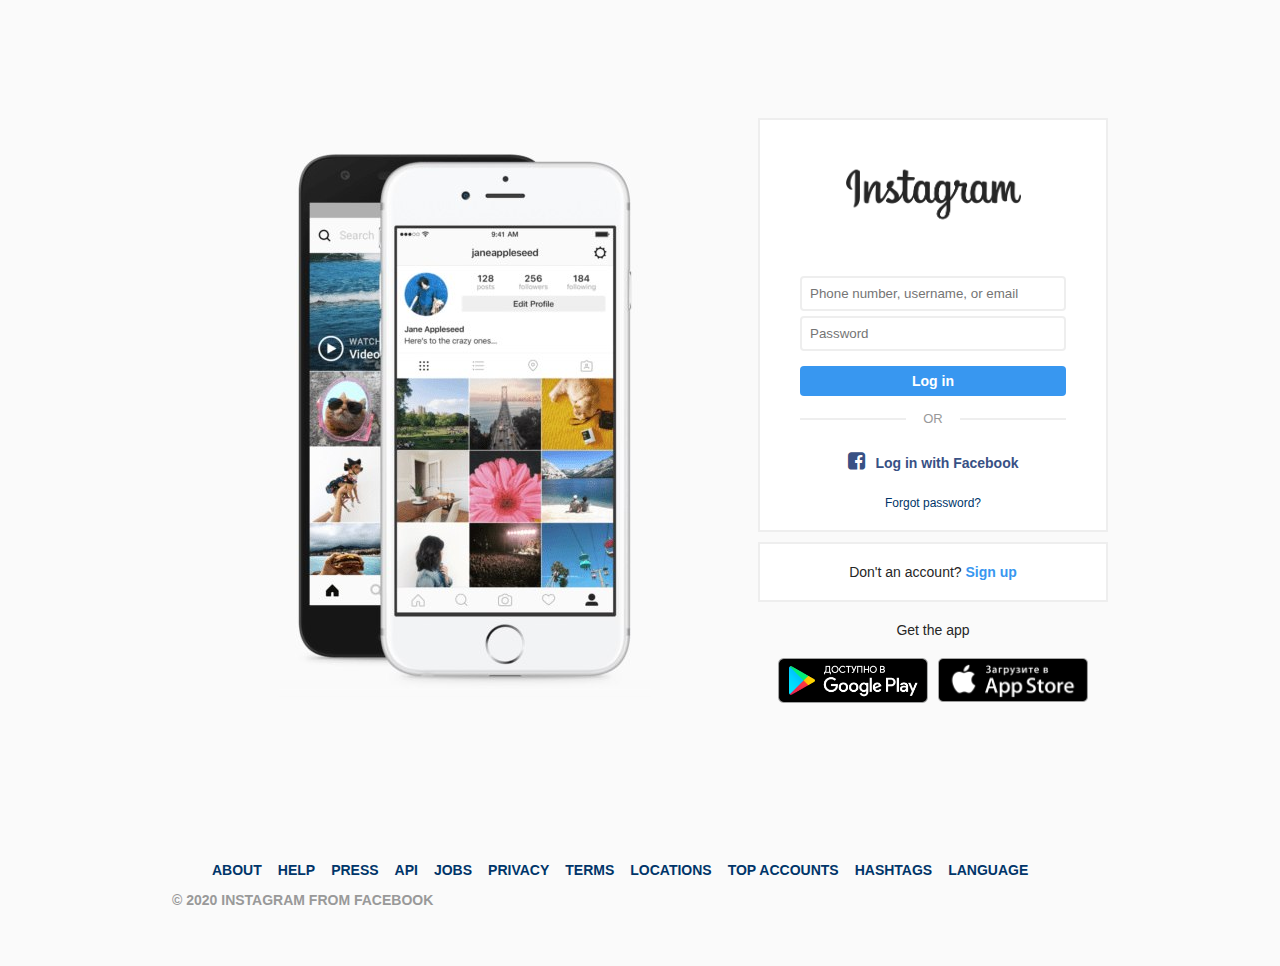
<file: Instagram/index.html>
<!DOCTYPE html>
<html lang="en">
<head>
    <meta charset="UTF-8">
    <meta name="viewport" content="width=device-width, user-scalable=no, initial-scale =1.0, maximum-scale=1.0, minimum-scale =1.0">
    <title>Instagram</title>
    <link rel="stylesheet" href="style.css">
    <link rel="icon" href="images/logo.svg">
    <link rel="stylesheet" href="https://stackpath.bootstrapcdn.com/font-awesome/4.7.0/css/font-awesome.min.css" integrity="sha384-wvfXpqpZZVQGK6TAh5PVlGOfQNHSoD2xbE+QkPxCAFlNEevoEH3Sl0sibVcOQVnN" crossorigin="anonymous">
</head>
<body>
   
   <div class="wrapper">
       <div class="container">
           <div class="iphone">
               
           </div>
           
           <div class="form-login">
               <form action="">
                   <div class="logo">
                       <img src="images/Instagram-Logo.png" width="175px" height="110px" alt="">
                   </div>
                   
                   <input type="text" placeholder="Phone number, username, or email">
                   <input type="password" placeholder="Password">
                   <button class="form-btn" type ="submit">Log in</button>
                   <span class="or">Or</span>
                   <a href="#" class="facebook">
                       <i class="fa fa-facebook-square" aria-hidden="true"></i> Log in with Facebook
                   </a>
                   
                   <a href="#" class="password_reset">Forgot password?</a>
               </form>
               
               <div class="sign_up">
                   Don't an account? <a href="#">Sign up</a>
               </div>
               
               <div class="app">
                   <span>Get the app</span>
                   <div class="icons_of_apps">
                       <img src="images/android.png" alt="">
                       <img src="images/ios.png" alt="">
                   </div>
               </div>
           </div>
       </div>
       
       <footer>
           <div class="container">
               <nav class="footer_navigation">
                   <ul>
                       <li>
                           <a href="#">ABOUT</a>
                       </li>
                       
                       <li>
                           <a href="#">HELP</a>
                       </li>
                       
                       <li>
                           <a href="#">PRESS</a>
                       </li>
                       
                       <li>
                           <a href="#">API</a>
                       </li>
                       
                       <li>
                           <a href="#">JOBS</a>
                        </li>
                        
                        <li>
                           <a href="#">PRIVACY</a>
                        </li>
                        
                        <li>
                           <a href="#">TERMS</a>
                        </li>
                        
                        <li>
                           <a href="#">LOCATIONS</a>
                        </li>
                        
                        <li>
                           <a href="#">TOP ACCOUNTS</a></li>
                        <li>
                           <a href="#">HASHTAGS</a>
                        </li>
                        
                        <li>
                           <a href="#">LANGUAGE</a>
                        </li>
                   </ul>
               </nav>
               
               <div class="copyright">
                   &copy; 2020 Instagram from facebook
               </div>
           </div>
       </footer>
       
   </div>
   
</body>
</html>
</file>
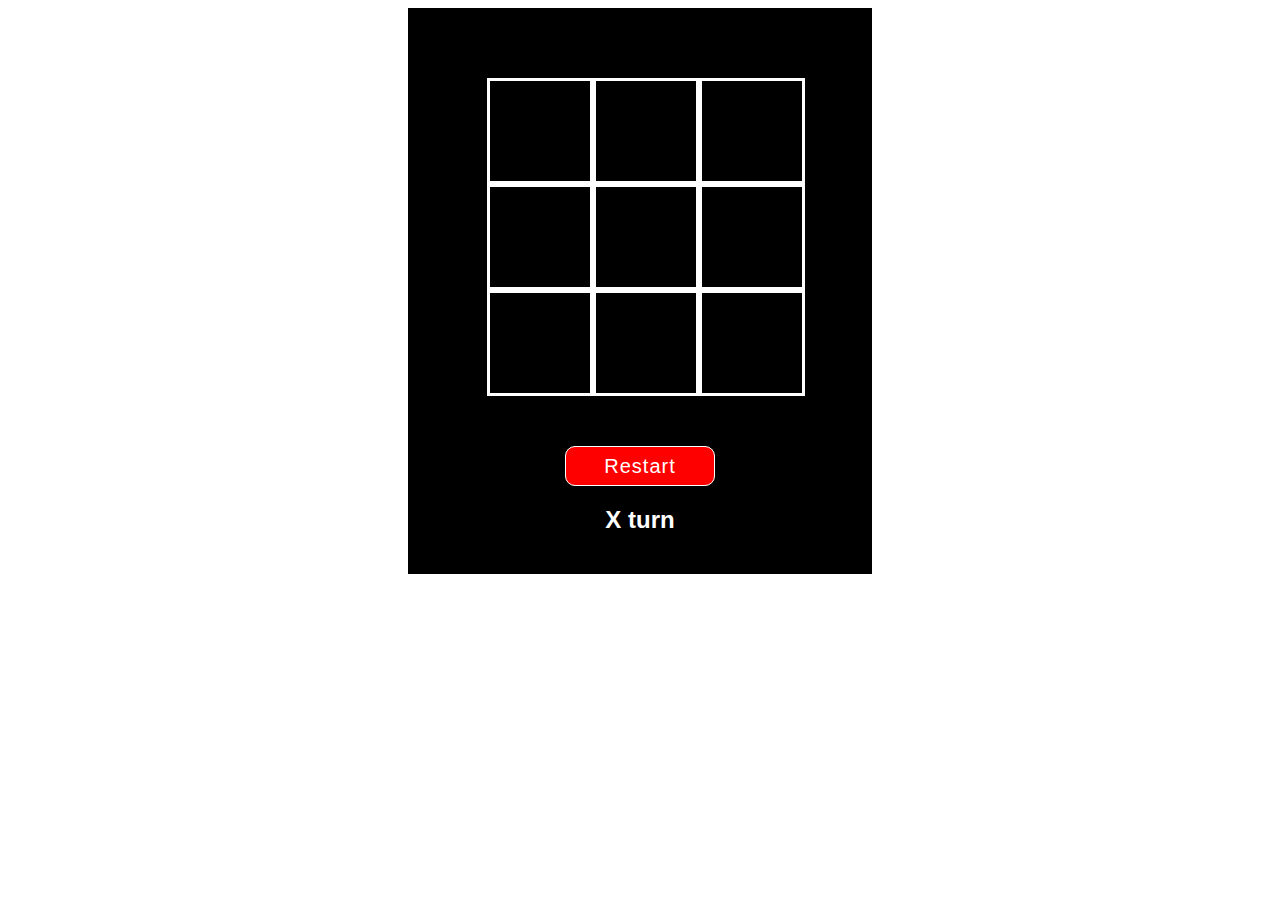
<file: tic toc toe/index.html>
<!DOCTYPE html>
<html lang="en">
<head>
    <meta charset="UTF-8">
    <title>Game</title>
    <link rel="stylesheet" href="style.css">
</head>
<body>
    <div class = "centering"> 
        <div class = "borders">
            <div class = "game_desk">
                <div data-cell-index = "0" class = "block"> </div>
                <div data-cell-index = "1" class = "block"> </div>
                <div data-cell-index = "2" class = "block"> </div>
                <div data-cell-index = "3" class = "block"> </div>
                <div data-cell-index = "4" class = "block"> </div>
                <div data-cell-index = "5" class = "block"> </div>
                <div data-cell-index = "6" class = "block"> </div>
                <div data-cell-index = "7" class = "block"> </div>
                <div data-cell-index = "8" class = "block"> </div>
            </div>
            
            <button class="restart_game"> Restart </button>
            <h2 class="status"></h2>
        </div>
    </div>
    <script src = "script.js"> </script>
</body>
</html>
</file>
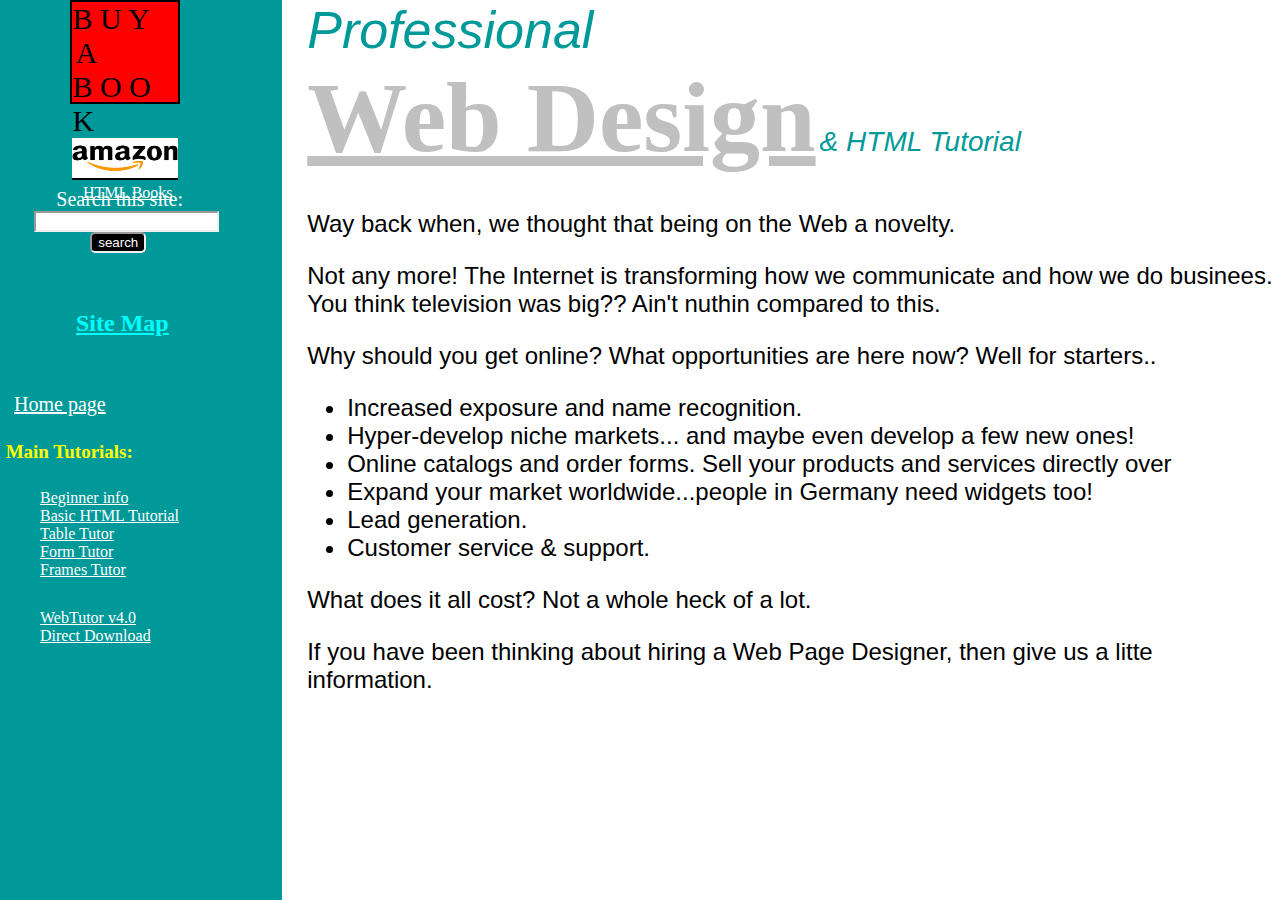
<file: hw_1/task 3/index.html>
<!DOCTYPE html>
<html lang="en-US">
<head>
	<title>Tutorial</title>
	<meta charset="UTF-8">
	<link rel="stylesheet" href="index.css">
</head>
<body>
	<div class="leftView_container">
		<aside>
			<div class="letters_block">
				<p id="letters">B U Y <span style="margin-left: 3px">A</span><br>B O O K</p>
				<img src="amazon.jpg" alt="amazon.jpg">
				<a id="amazon" href="amazon.com">HTML Books</a>
			</div>
		</aside>
		<div class="search">
		<p id="search_header">Search this site:</p><br>
			<input id="text_input" type="text"><br>
			<input id="input_button" type="button" value="search">
		</div>
		<div class="siteMaps">
			<h2>Site Map</h2>
		</div>
		<div class="home_page">
			<a style="font-size:20px; color:white" href="#">Home page</a>
		</div>
		<div class="tutorials">
			<h4>Main Tutorials:</h4>
			<nav>
				<ul class="ul_links">
					<li><a id="nav" href="#">Beginner info</a></li>
					<li><a id="nav" href="#">Basic HTML Tutorial</a></li>
					<li><a id="nav" href="#">Table Tutor</a></li>
					<li><a id="nav" href="#">Form Tutor</a></li>
					<li><a id="nav" href="#">Frames Tutor</a></li>
				</ul>
			</nav>
			<nav>
				<ul class="ul_links">
					<li><a id="nav" href="#">WebTutor v4.0</a></li>
					<li><a id="nav" href="#">Direct Download</a></li>
				</ul>
			</nav>
		</div>
	</div>
	<div class="rightView_container">
		<div>
			<p id="top">Professional</p><br>
			<h1>Web Design</h1>
			<p id="bottom">& HTML Tutorial</p>
		</div>
		<div>
			<p class="text">Way back when, we thought that being on the Web a novelty.</p>
			<p class="text">Not any more! The Internet is transforming how we communicate and how we do businees. You think television was big?? Ain't nuthin compared to this.</p>
			<p class="text">Why should you get online? What opportunities are here now? Well for starters..</p>
			<ul class="text">
				<li>Increased exposure and name recognition.</li>
				<li>Hyper-develop niche markets... and maybe even develop a few new ones!</li>
				<li>Online catalogs and order forms. Sell your products and services directly over</li>
				<li>Expand your market worldwide...people in Germany need widgets too!</li>
				<li>Lead generation.</li>
				<li>Customer service & support.</li>
			</ul>
			<p class="text">What does it all cost? Not a whole heck of a lot.</p>
			<p class="text">If you have been thinking about hiring a Web Page Designer, then give us a litte information.</p>
		</div>
	</div>
</body>
</html>
</file>
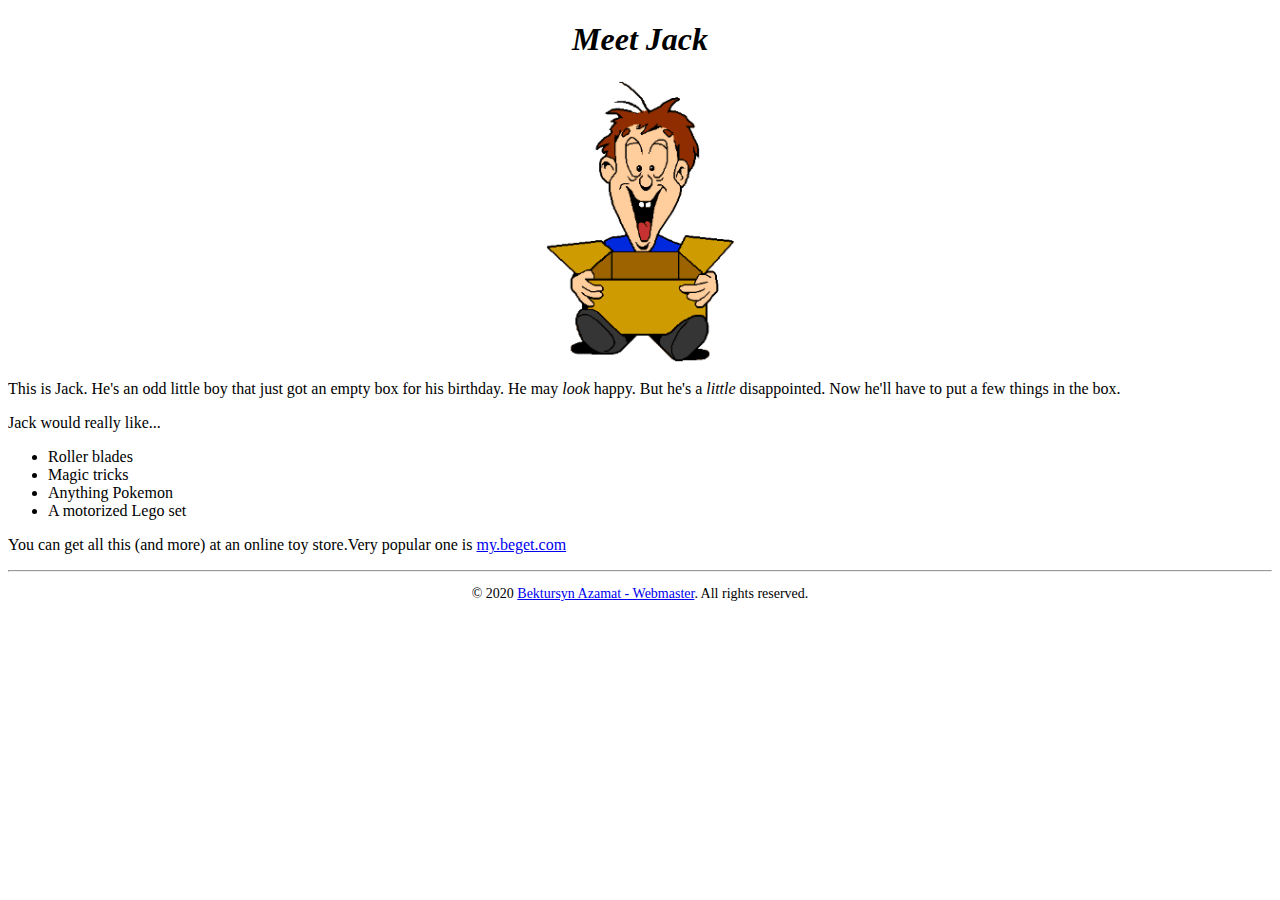
<file: hw_1/task1/index.html>
<!DOCTYPE html>
<html lang="en-US">
<head>
  <title>Jack</title>
  <meta charset="UTF-8">
  <style>
    h1{
      text-align: center;
      font-style: italic;
    }
    .center{
      display: block;
      margin-right: auto;
      margin-left: auto;
      width: 15%;
    }
    #footer{
      text-align: center;
      font-size: 14px;
    }
  </style>
</head>
<body>
  <h1>Meet Jack</h1>
  <img class="center" src="jack.gif">
  <p>This is Jack. He's an odd little boy that just got an empty box for his birthday. He may <i>look</i> happy. But he's a <i>little</i> disappointed. Now he'll have to put a few things in the box.</p>
  <p>Jack would really like...</p>
  <ul>
    <li>Roller blades</li>
    <li>Magic tricks</li>
    <li>Anything Pokemon</li>
    <li>A motorized Lego set</li>
  </ul>

  <p>You can get all this (and more) at an online toy store.Very popular one is <a href="cp.beget.com">my.beget.com</a>
  </p>
  <hr>
  <p id="footer">&copy; <a>2020 <a href="Bektursyn Azamt - Webmaster">Bektursyn Azamat - Webmaster</a>. All rights reserved.</a></p>
</body>
</html>
</file>
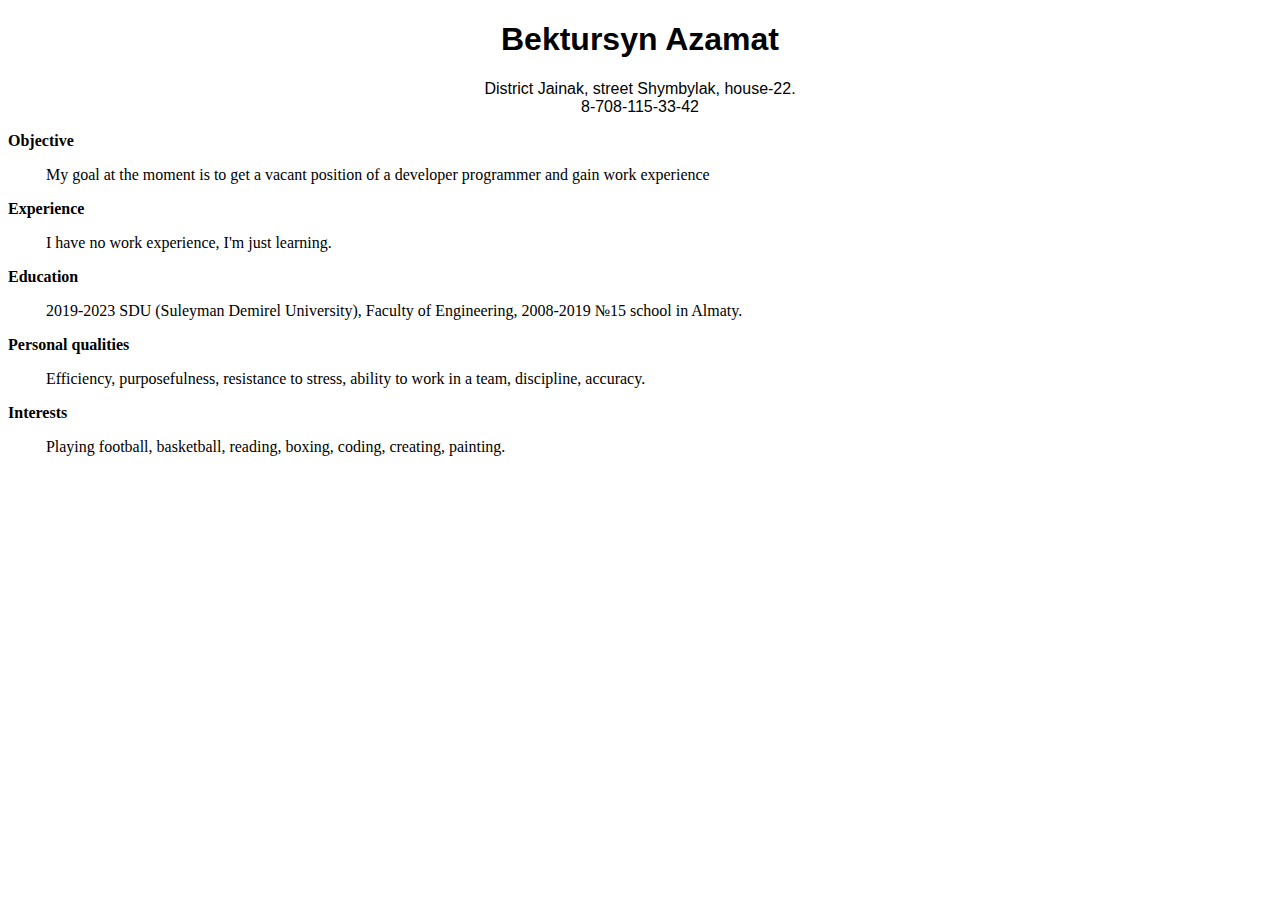
<file: hw_1/task2/index.html>
<!DOCTYPE html>
<html lang="en-US">
<head>
<title>Resume</title>
<meta charset="UTF-8">
<style>
	 #personal_info{
		text-align: center;
		font-family: arial;
	}
	.indent{
		text-indent: 3%;
	}
</style>
</head>
<body>
   <div id="personal_info">
 <h1>Bektursyn Azamat</h1>
<p>District Jainak, street Shymbylak, house-22.<br>8-708-115-33-42</p>
</div>
<div>
	<strong>Objective</strong>
	<p class="indent">My goal at the moment is to get a vacant position of a developer programmer and gain work experience</p>
	 </div>
  <div>
    <strong>Experience</strong>
    <p class="indent">I have no work experience, I'm just learning.</p>
  </div>
  <div>
    <strong>Education</strong>
    <p class="indent">2019-2023 SDU (Suleyman Demirel University), Faculty of Engineering, 2008-2019 №15 school in Almaty.</p>
    </div>
  <div>
    <strong>Personal qualities</strong>
    <p class="indent">Efficiency, purposefulness, resistance to stress, ability to work in a team, discipline, accuracy.</p>
  </div>
  <div>
    <strong>Interests</strong>
    <p class="indent">Playing football, basketball, reading, boxing, coding, creating, painting.</p>
  </div>


</body>
</html>
</file>
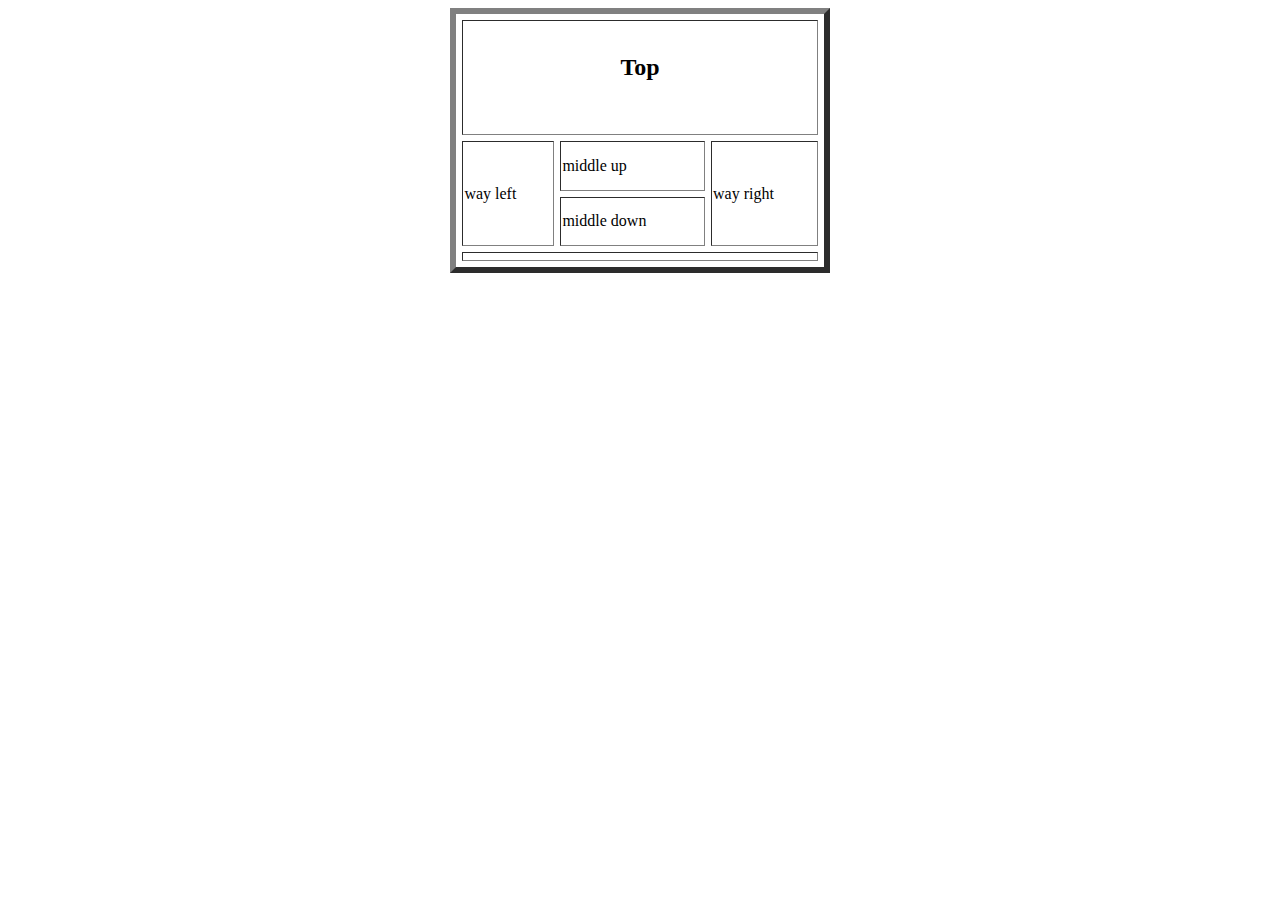
<file: hw_1/task4/index.html>
<!DOCKTYPE html>
<html>
<head>
<title>task4</title>
<meta charset="utf-8">
</head>
<body>
<center>
<table border=6 cellspacing=6 cellspacing=10 style="width: 30% ; height: 30%">
<tr>
<td colspan=3 align=center><h2>Top</h2></td>
</tr>
<tr>
<td rowspan="2">way left</td>
<td>middle up</td>
<td rowspan="2">way right </td>
</tr>
<tr>
<td>middle down</td>
</tr>
<tr>
<td colspan="3"></td>
</tr>
</table>
</center>
</body>
</html>
</file>
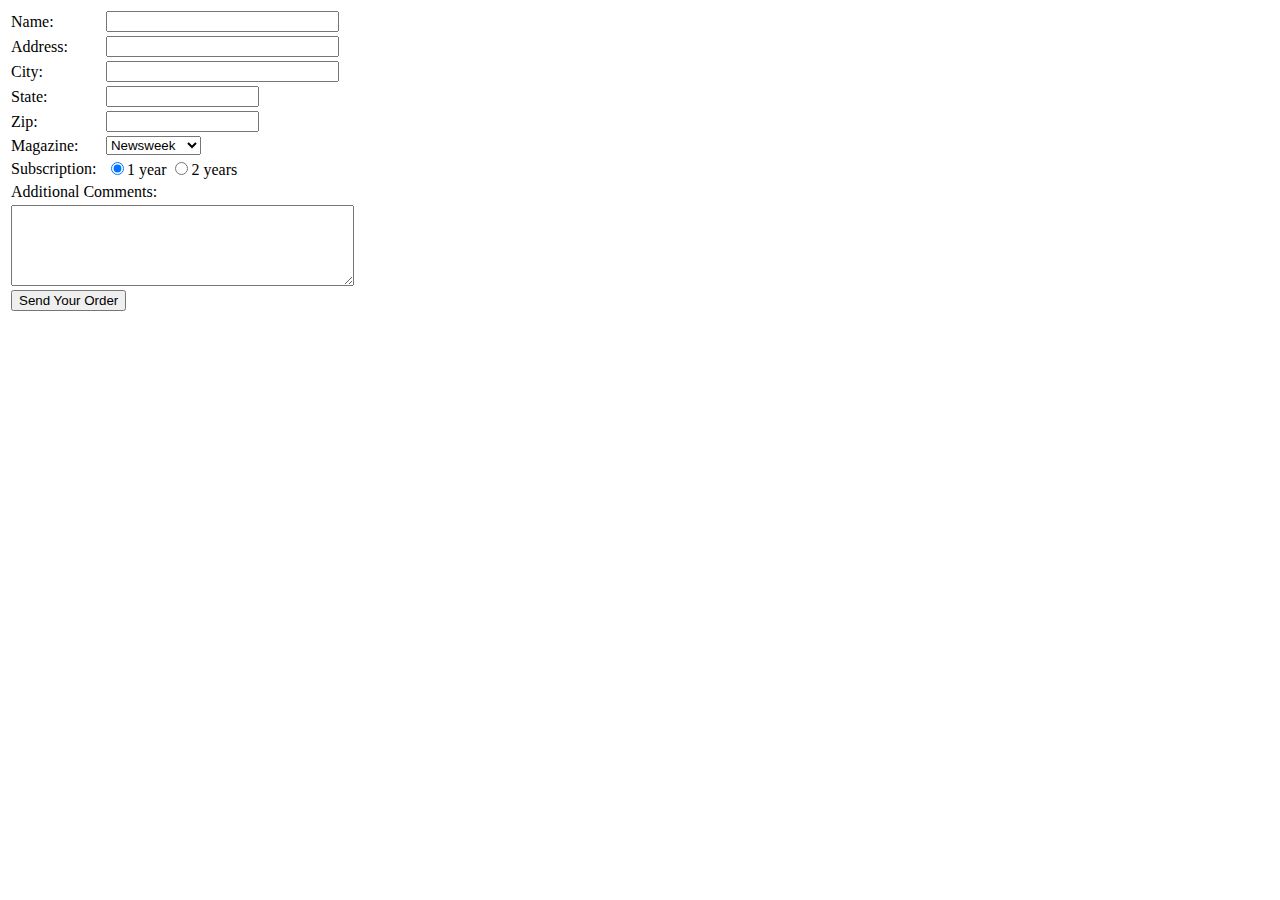
<file: hw_1/task5/index.html>
<!DOCKTYPE html>
<html>
<head>
<title>task5</title>
<meta charset="utf-8">
</head>
<body>
<form>
<table>

<tr>
<td>Name:</td>
<td><input type="text" name="NAME" value="" size="26"></td>
</tr>
<tr>
<td>Address:</td>
<td><input type="text" name="ADDRESS" value="" size="26"></td>
</tr>
<tr>
<td>City:</td>
<td><input type="text" name="CITY" value="" size="26"></td>
</tr>
<tr>
<td>State:</td>
<td><input type="text" name="STATE" value="" size="16"></td>
</tr>
<tr>
<td>Zip:</td><td><input type="text" name="ZIP" value="" size="16"></td></tr>

<tr>
<td>Magazine:</td>
<td>
<select name="MAGAZINE">
<option value="Newsweek">Newsweek
<option value="Forbs">Forbs
<option value="NY news">NY news
<option value="WomensDay">WonensDay
<option value="Time">Time
</select>
</td>
</tr>

<tr>
<td>Subscription:</td>
<td>
<input type="radio" name="SUBSCRIPTION" value="1yr" checked>1 year
<!&nbsp;&nbsp;&nbsp;>
<input type="radio" name="SUBSCRIPTION" value="2yrs">2 years
</td>
</tr>

<tr><td colspan="2">Additional Comments:</td></tr>
<tr><td colspan="2">
<textarea name="COMMENTS" rows="5" cols="40">
</textarea>
</td></tr>

<tr><td colspan="2"><input type="submit" value="Send Your Order"></td></tr>

</table>
</form>
</body>
</html>
</file>
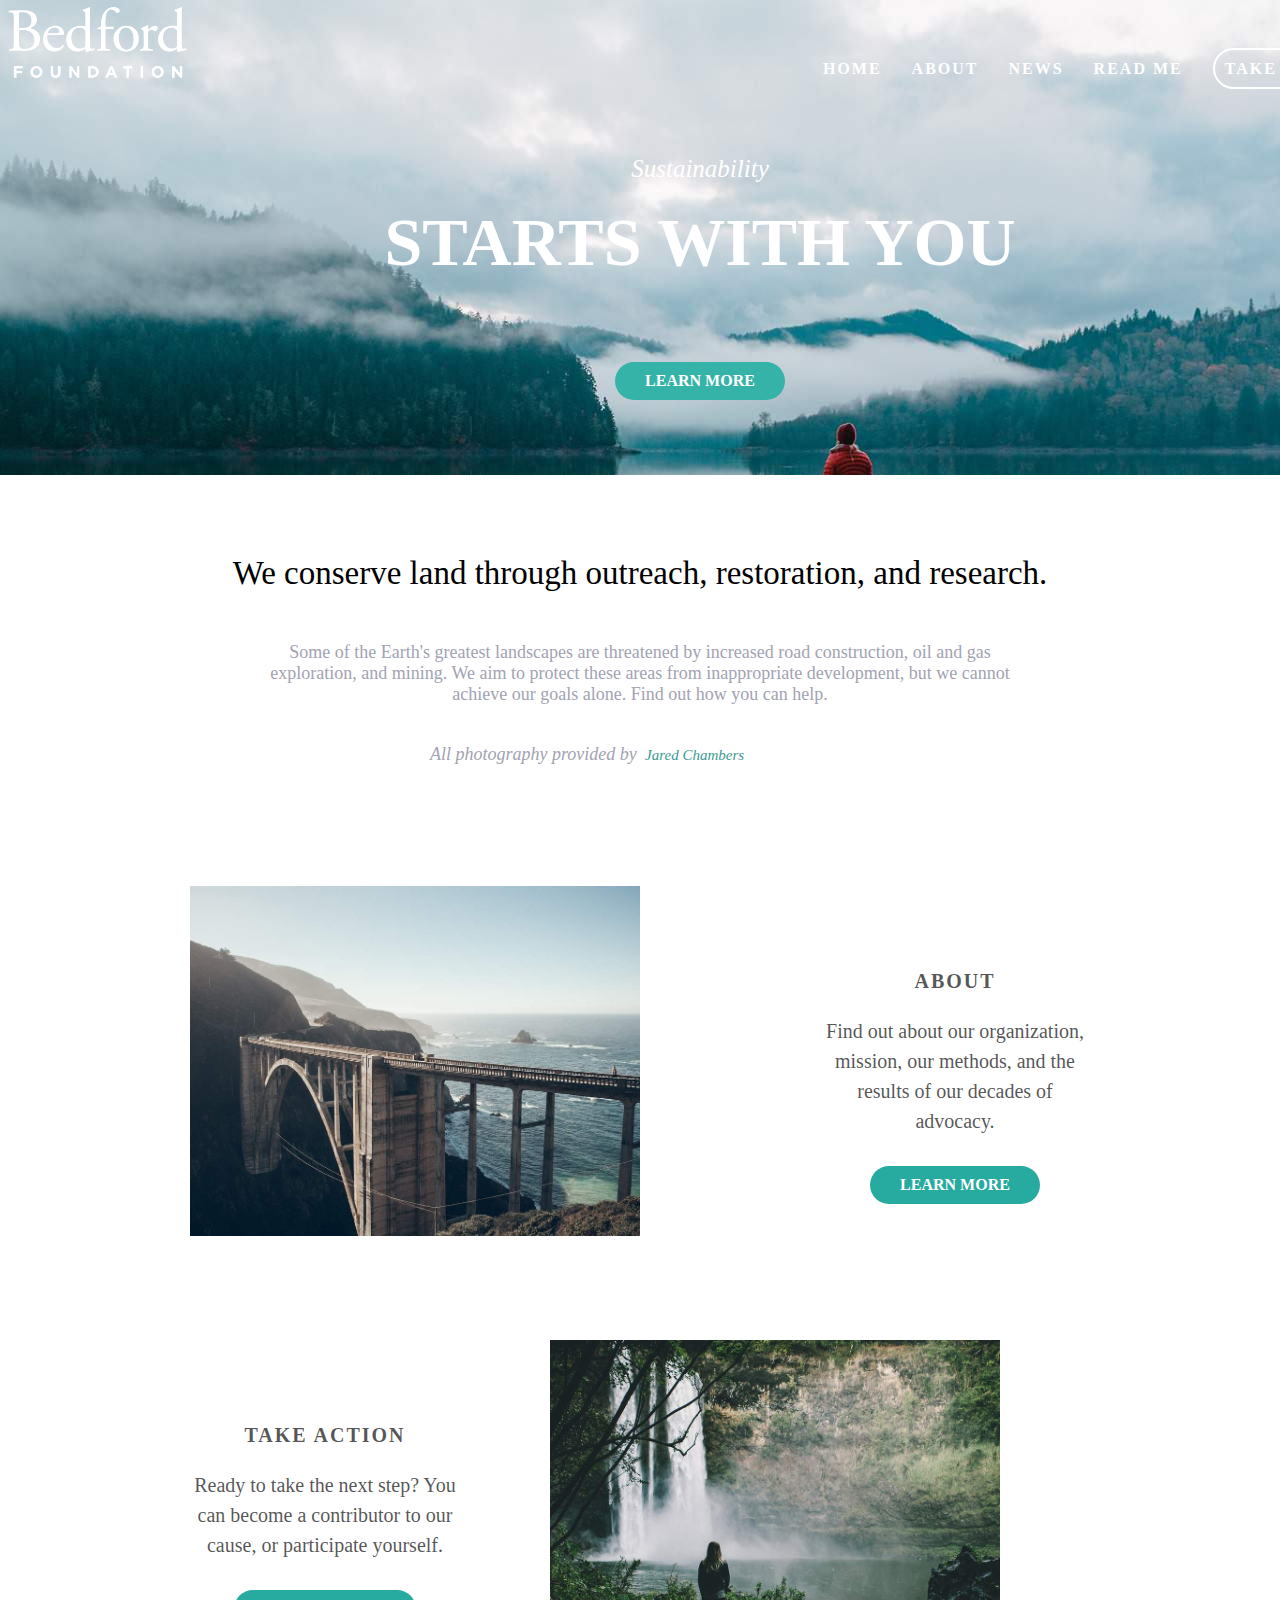
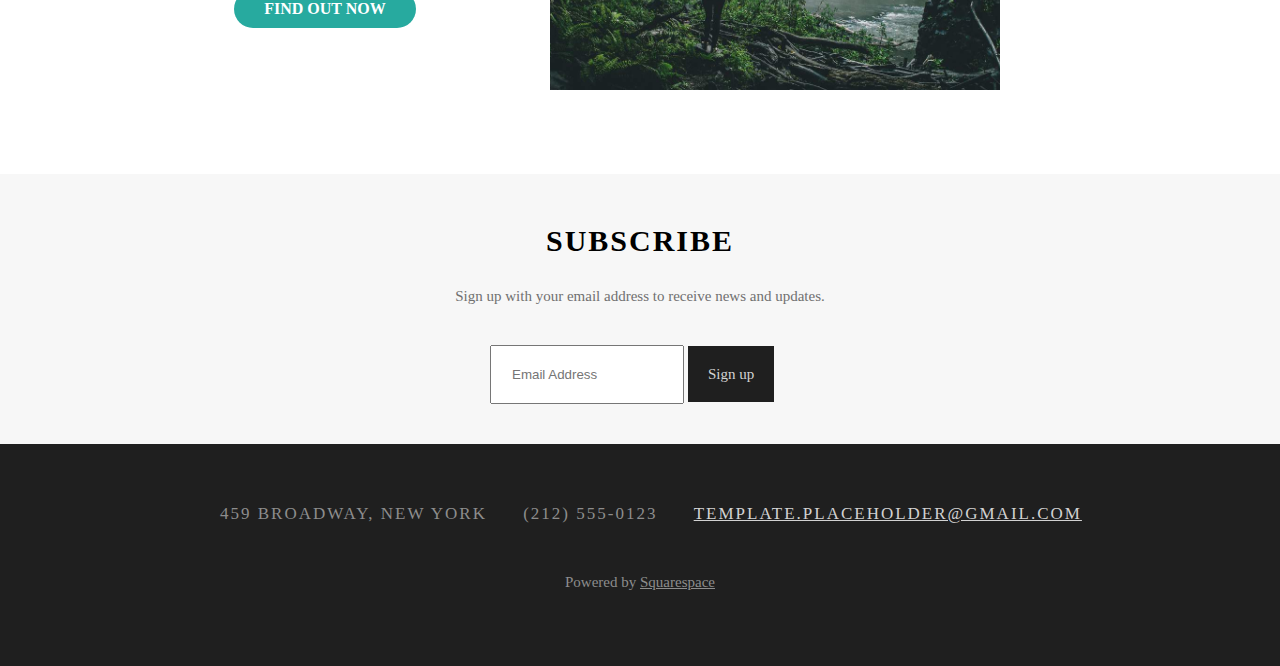
<file: Bedford /bedford.html>
<!DOCTYPE html>
<html lang="en">
<head>
   <meta charset="utf-8">
   <link rel="stylesheet" 
   href ="style.css"
   <title></title>
</head>
<body>
<header>
		<div class="header_container">
			<div class="heading clearfix">
				<img class="logo" alt="logotip" src="Bedford.png">
				<nav>
					<ul class="mn">
						<li>
							<a href="#">Home</a>
						</li>
						<li>
							<a href="#">About</a>
						</li>
						<li>
							<a href="#">News</a>
						</li>
						<li>
							<a href="#">Read me</a>
						</li>
						<li>
							<a id="link" href="#">Take action</a>
						</li>
					</ul>
				</nav>
			</div>
			<div class="titles">
				<div class="titles_first">
					Sustainability
				</div>
				<h1>
					starts with you
				</h1>
			</div>
			<input type="button" value="Learn more" class="button">
		</div>
	</header>
	<section>
		<div class="body_container">
			<div class="title">
				<h2>We conserve land through outreach, restoration, and research.</h2>
			</div>
			<div class="paragraph">
				<p>Some of the Earth's greatest landscapes are threatened by increased road construction, oil and gas exploration, and mining. We aim to protect these areas from inappropriate development, but we cannot achieve our goals alone. Find out how you can help.</p>
				<em>
					All photography provided by <a href="http://www.jaredchambers.com/"> Jared Chambers</a>
				</em>
			</div>
		</div>
	</section>
	<section>
		<div class="body_container clearfix">
			<div class="about">
				<div class="but1">
					<p class="header">About</p>
					<p>Find out about our organization,
					mission, our methods, and the results of our decades of advocacy.</p>
					<input class="button" type="button" value="Learn More">
				</div>
				<div id="picture1">
					<img src="image1.jpeg" alt="bridge_image" width="450" height="350">
				</div>
			</div>
		</div>
	</section>
	<section>
		<div class="body_container clearfix">
			<div class="action">
				<div class="but2">
					<p class="header">Take action</p>
					<p>Ready to take the next step? You can become a contributor to our cause, or participate yourself.</p>
					<input type="button" value="find out now" class="button">
				</div>
				<div id="picture2">
					<img src="image3.jpg" alt="girl_image" width="450" height="350">
				</div>
		</div>
		</div>
	</section>
	<section class="subscribe_section">
		<div class="subscribe_container">
			<div class="subscribe">
				<h3>Subscribe</h3>
				<p>Sign up with your email address to receive news and updates.</p>
			</div>
			<div class="sign_up">
				<input type="text" placeholder="Email Address">
				<a href="#">Sign up</a>
			</div>
		</div>
	</section>
	<footer class="clearfix">
		<div class="footer">
			<span class="address">
				459 BROADWAY, NEW YORK
			</span>
			<span class="tel">
				(212) 555-0123
			</span>
			<a class="gmail" href="mailto:template.placeholder@gmail.com">
				TEMPLATE.PLACEHOLDER@GMAIL.COM
			</a>
			<p>Powered by <a href="https://www.squarespace.com/?channel=word_of_mouth&subchannel=customer&source=footer&campaign=4fd1028ee4b02be53c65dfb3">Squarespace</a></p>
		</div>
	</footer>
</body>
</html>
</file>
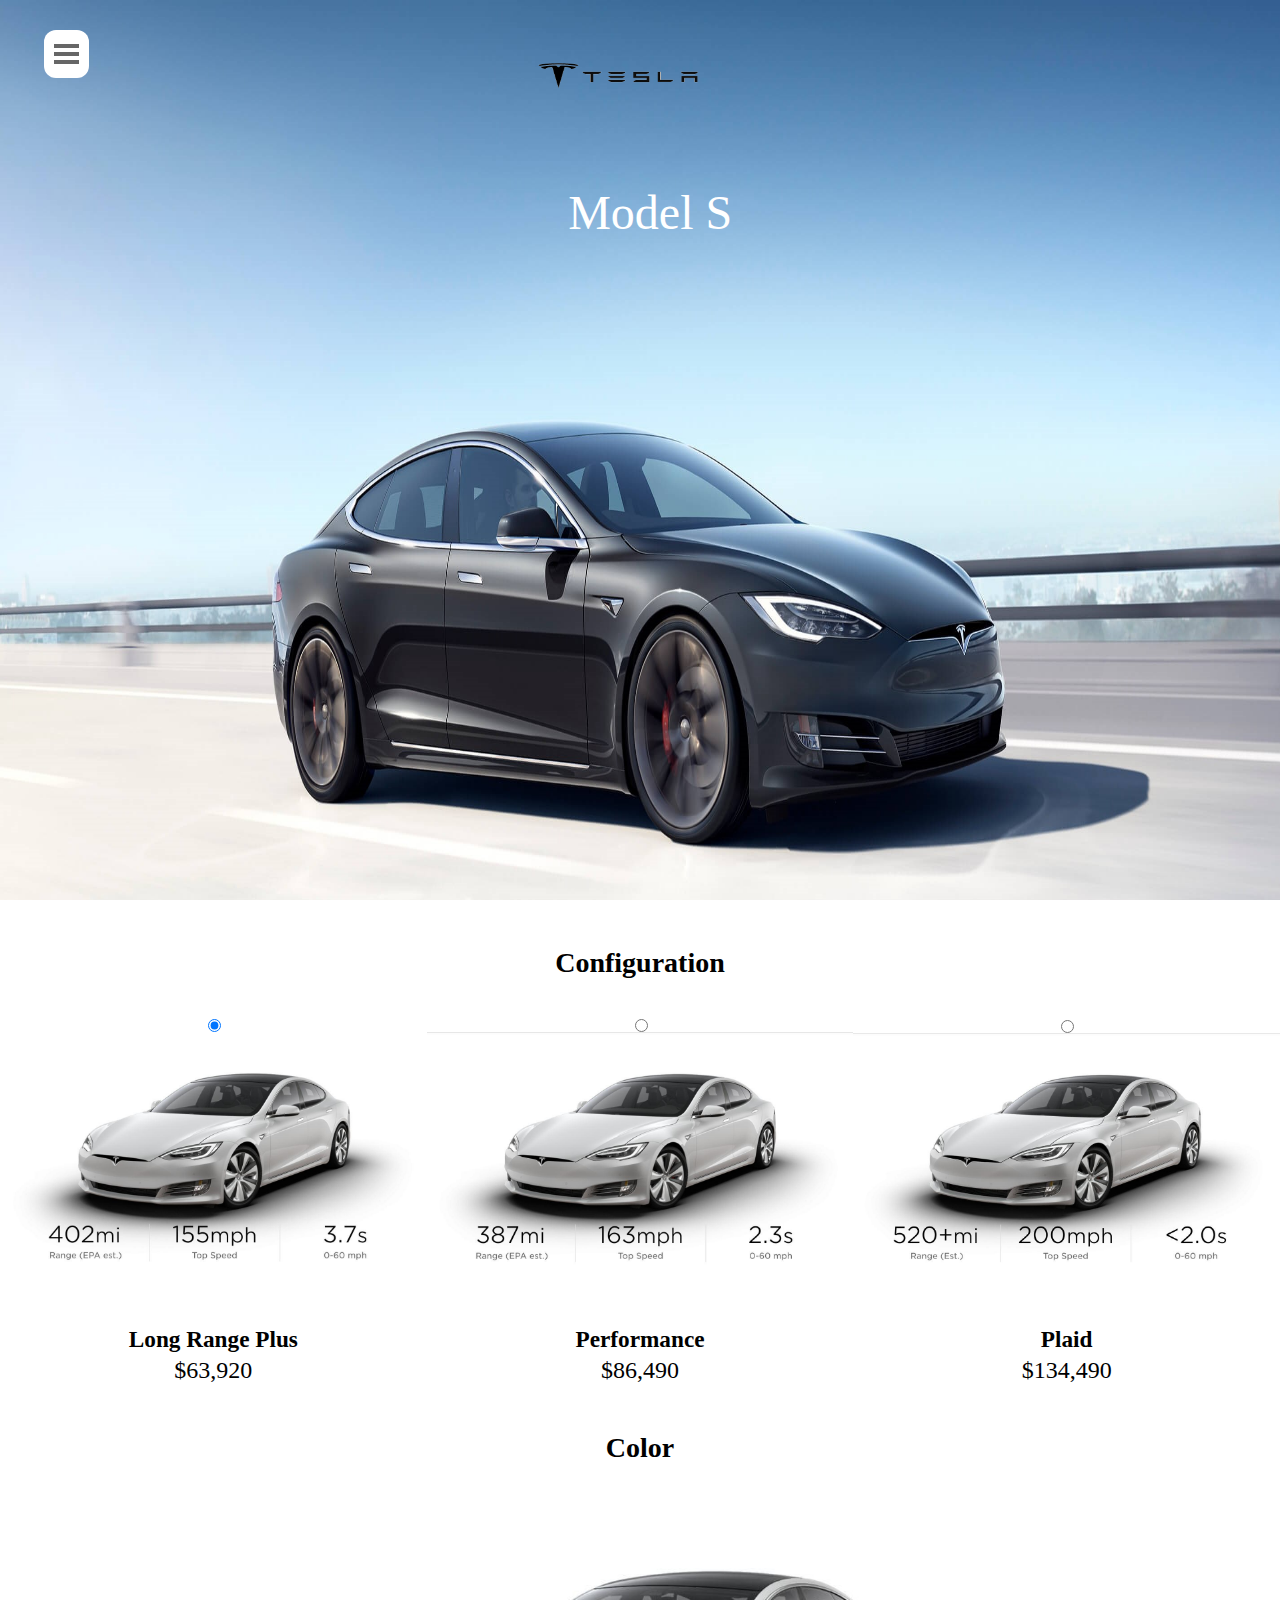
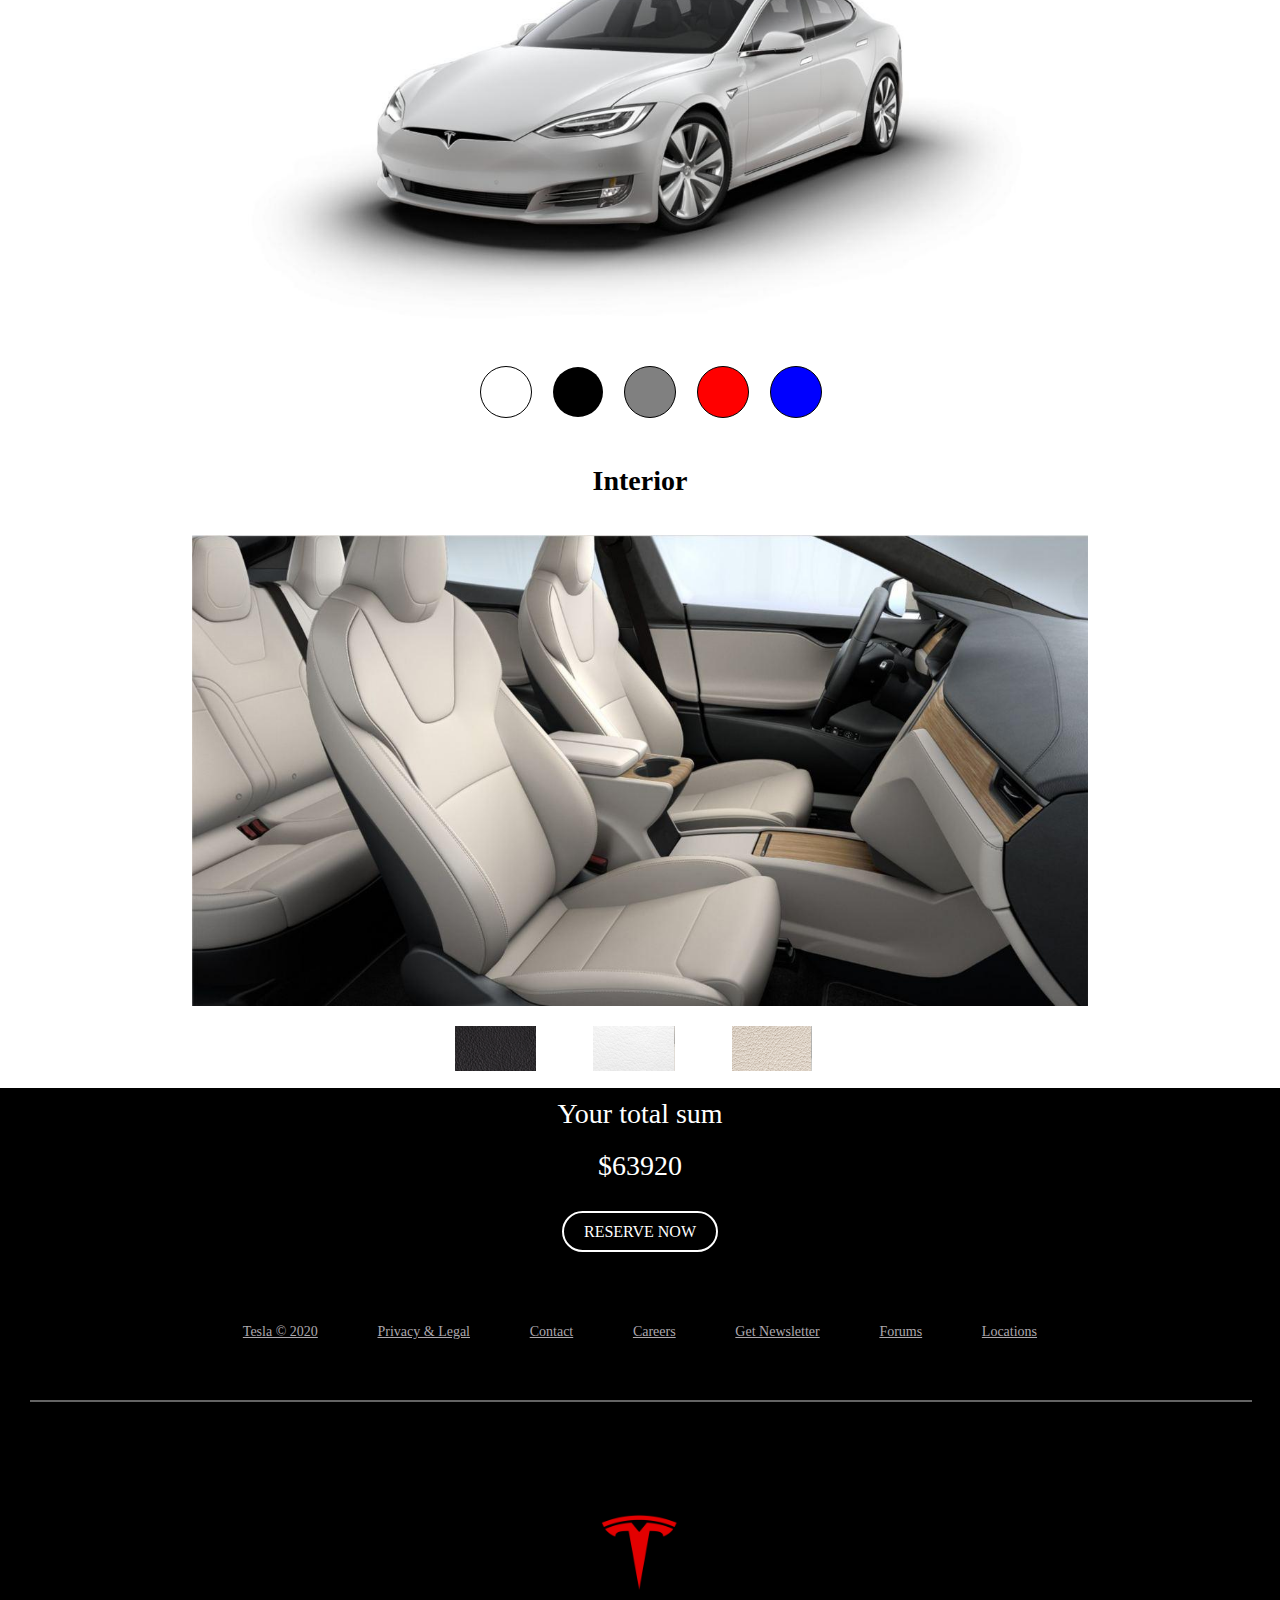
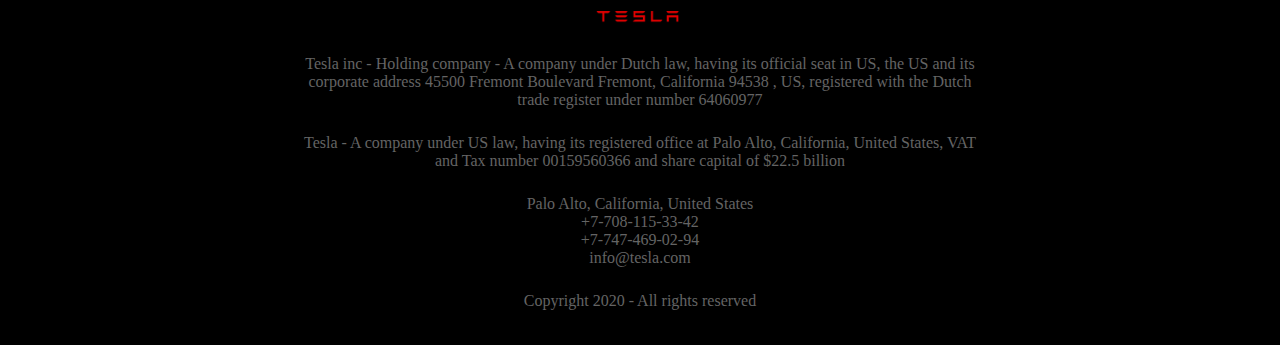
<file: Mid project/tesla/model_s.html>
<!DOCTYPE html>
<html lang="en">
<head>
	<meta charset="utf-8">
	<title>Model S</title>
	<link rel="stylesheet" type="text/css" href="model_s.css">
	<script src="script.js" defer></script>
	<meta name="viewport" content="width=device-width, initial-scale=1.0">
</head>
<body>
	<header>
		<p id="h1">Model S</p>
		<div class="img">
			<img src="model-s/title.jpg" alt="model s">
		</div>
		<div class="logo">
			<img src="tesla.png" alt="logo" class="logo">
		</div>
		<div id="sidebar">
			<div class="toggle-btn" onclick="openMenu()">
				<span></span>
				<span></span>
				<span></span>
			</div>
			<ul>
				<li>Menu</li>
				<li>
					<a href="tesla.html">
						Home
					</a> 
				</li>
				<li>
					<a href="model_s.html">
						Model S
					</a>
				</li>
				<li>
					<a href="model_x.html">
						Model X
					</a>
				</li>
				<li>
					<a href="roadster.html">
						Roadster
					</a>
				</li>
				<li>
					<a href="#footer-section">
						Contact
					</a>
				</li>
			</ul>
		</div>
	</header>
	<section>
		<div class="config column">
			<h4>Configuration</h4>
			<div class="row">
				<div class="column">
					<input type="radio" value="63920" class="check" id="config1" name="configuration"
					onclick="getSum()" checked="checked">
					<img src="model-s/config1.jpg">
					<h5>Long Range Plus</h5>
					<label class="check" for="config1"><span>$63,920</span></label>
				</div>
				<div class="column">
					<input type="radio" value="86490" class="check" id="config2" name="configuration"
					onclick="getSum()">
					<img src="model-s/config2.jpg">
					<h5>Performance</h5>
					<label class="check" for="config2"><span>$86,490</span></label>
				</div>
				<div class="column">
					<input type="radio" value="134490" class="check" id="config3" name="configuration"
					onclick="getSum()">
					<img src="model-s/config3.jpg">
					<h5>Plaid</h5>
					<label class="check" for="config2"><span>$134,490</span></label>
				</div>
			</div>
		</div>
	</section>
	<section>
		<div class="column size">
			<h4>Color</h4>
			<img id="car" src="model-s/color1.jpg">
			<div class="row color-section">
				<input type="radio" name="color" id="white" onclick="change('model-s')">
			    <label for="white" class="white"></label>
			    <input type="radio" name="color" id="black" onclick="change('model-s')">
			    <label for="black" class="black"></label>
			    <input type="radio" name="color" id="grey" onclick="change('model-s')">
			    <label for="grey" class="grey"></label>
			    <input type="radio" name="color" id="red" onclick="change('model-s')">
			    <label for="red" class="red"></label>
			    <input type="radio" name="color" id="blue" onclick="change('model-s')">
			    <label for="blue" class="blue"></label>
			</div>
		</div>
	</section>
	<section>
		<div class="column size">
			<h4>Interior</h4>
			<img id="interior" src="model-s/interior1.jpg">
			<div class="row interior-section">
				<input type="radio" name="interior" id="leather1" onclick="changeInterior('model-s')">
				<label for="leather1">
					<img src="leather1.png">
				</label>
				<input type="radio" name="interior" id="leather2" onclick="changeInterior('model-s')">
				<label for="leather2">
					<img src="leather2.png">
				</label>
				<input type="radio" name="interior" id="leather3" onclick="changeInterior('model-s')">
				<label for="leather3">
					<img src="leather3.png">
				</label>
			</div>
		</div>
	</section>
	<section style="background-color: black">
		<div class="column total">
			<p>Your total sum</p>
			<p id="amount">$63920</p>
			<div class="button">
				<a onclick="leaveAnOrder()">
					RESERVE NOW
				</a>
			</div>
		</div>
		<div id="orderbar">
			<ul>
				<div class="close">
					<img src="x.png" onclick="leaveAnOrder()">
				</div>
				<li>
					<span>Leave a Request</span>
				</li>
				<li>
					<input type="text" placeholder="Your Name">
				</li>
				<li>
					<input type="text" placeholder="Your Phone Number">
				</li>
				<li>
					<input type="text" placeholder="Your Email">
				</li>
				<li>
					<input type="text" placeholder="Leave A Request">
				</li>
				<li>
					<a href="">
						SEND
					</a>
				</li>
			</ul>
		</div>
	</section>
	<footer>
		<div class="footer row">
			<a href="VK.html">Tesla © 2020</a>
			<a href="#">Privacy & Legal</a>
			<a href="#">Contact</a>
			<a href="#">Careers</a>
			<a href="#">Get Newsletter</a>
			<a href="#">Forums</a>
			<a href="#">Locations</a>
		</div>
		<div class="hr"></div>
		<div class="license column">
			<img src="logo.png">
			<p>
				Tesla inc - Holding company - A company under Dutch law, having its official seat in US, the US and its corporate address 45500 Fremont Boulevard Fremont, California 94538 , US, registered with the Dutch trade register under number 64060977
			</p>
			<p>
				Tesla - A company under US law, having its registered office at Palo Alto, California, United States, VAT and Tax number 00159560366 and share capital of $22.5 billion 
			</p>
			<p id="footer-section">
				Palo Alto, California, United States <br>
				+7-708-115-33-42<br>
				+7-747-469-02-94<br>
				info@tesla.com
			</p>
			<p>     
				Copyright 2020 - All rights reserved     
			</p>
		</div>
	</footer>
</body>
</html>
</file>
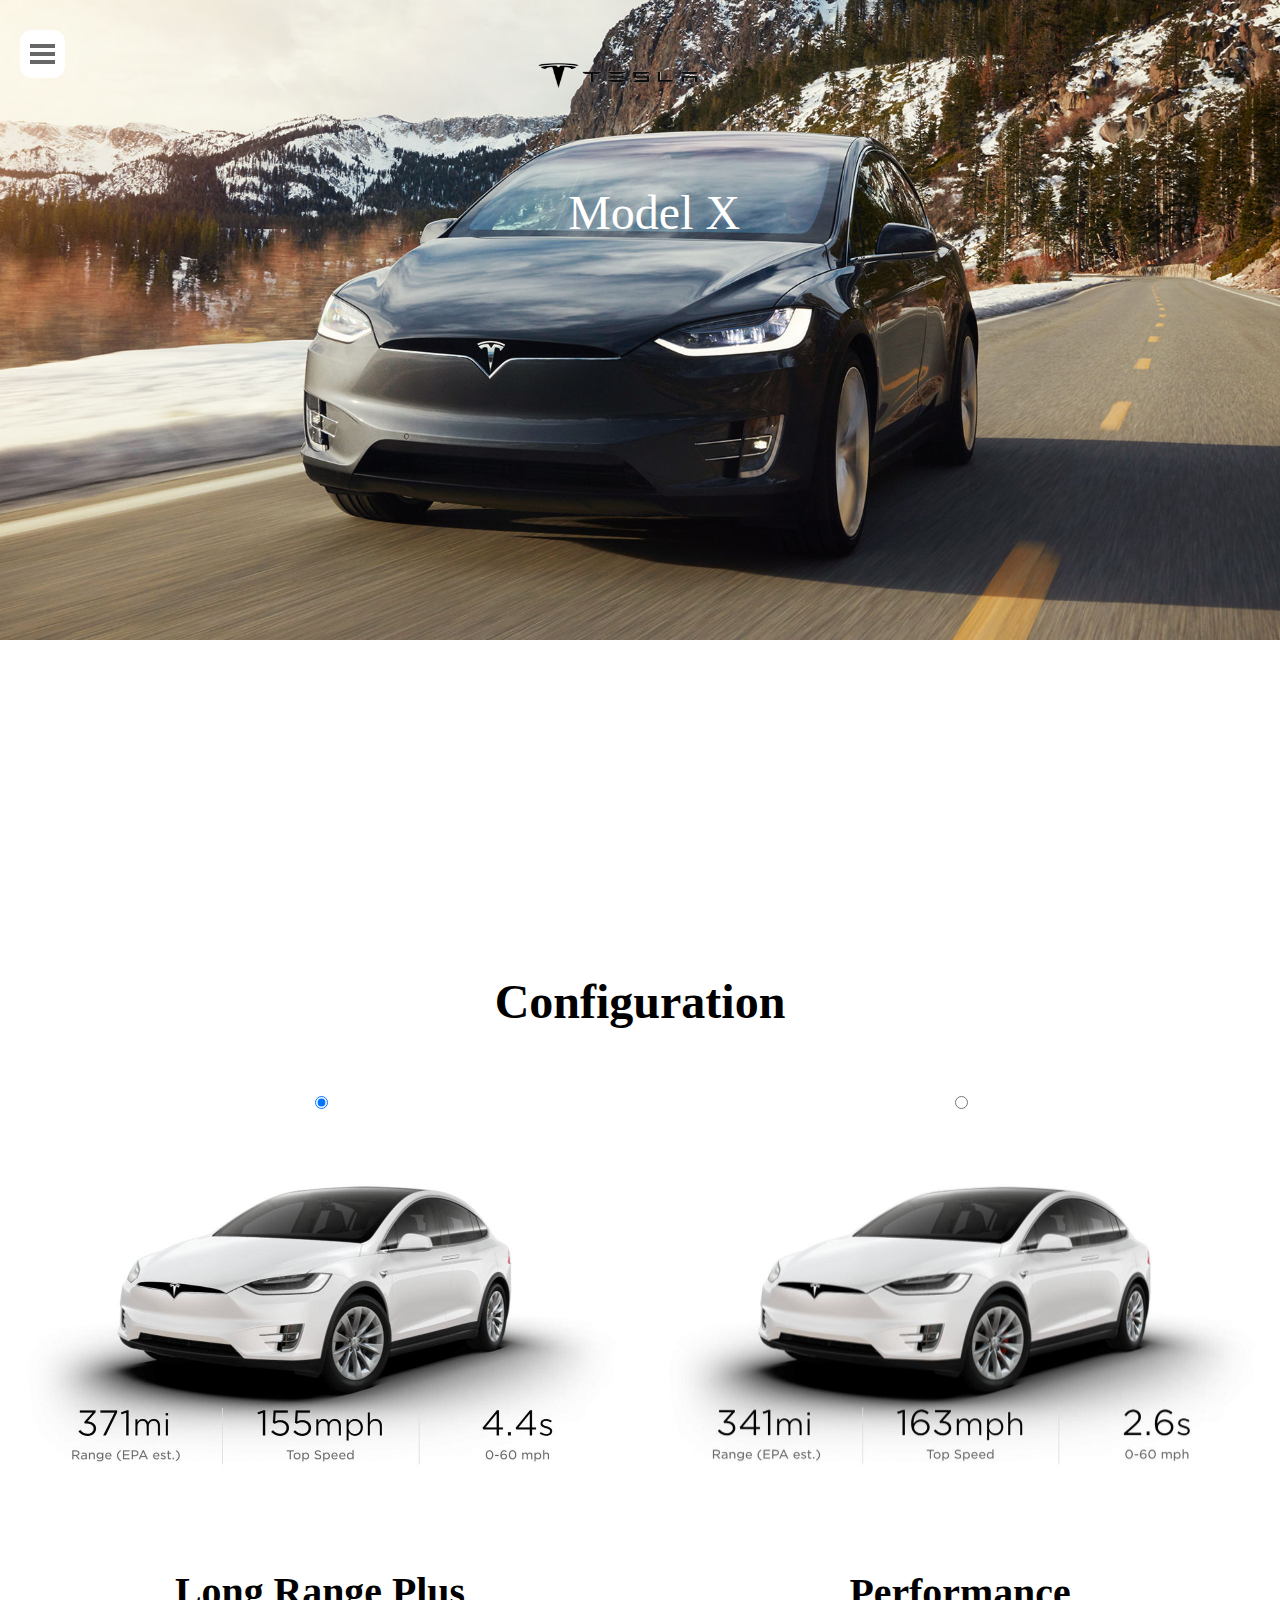
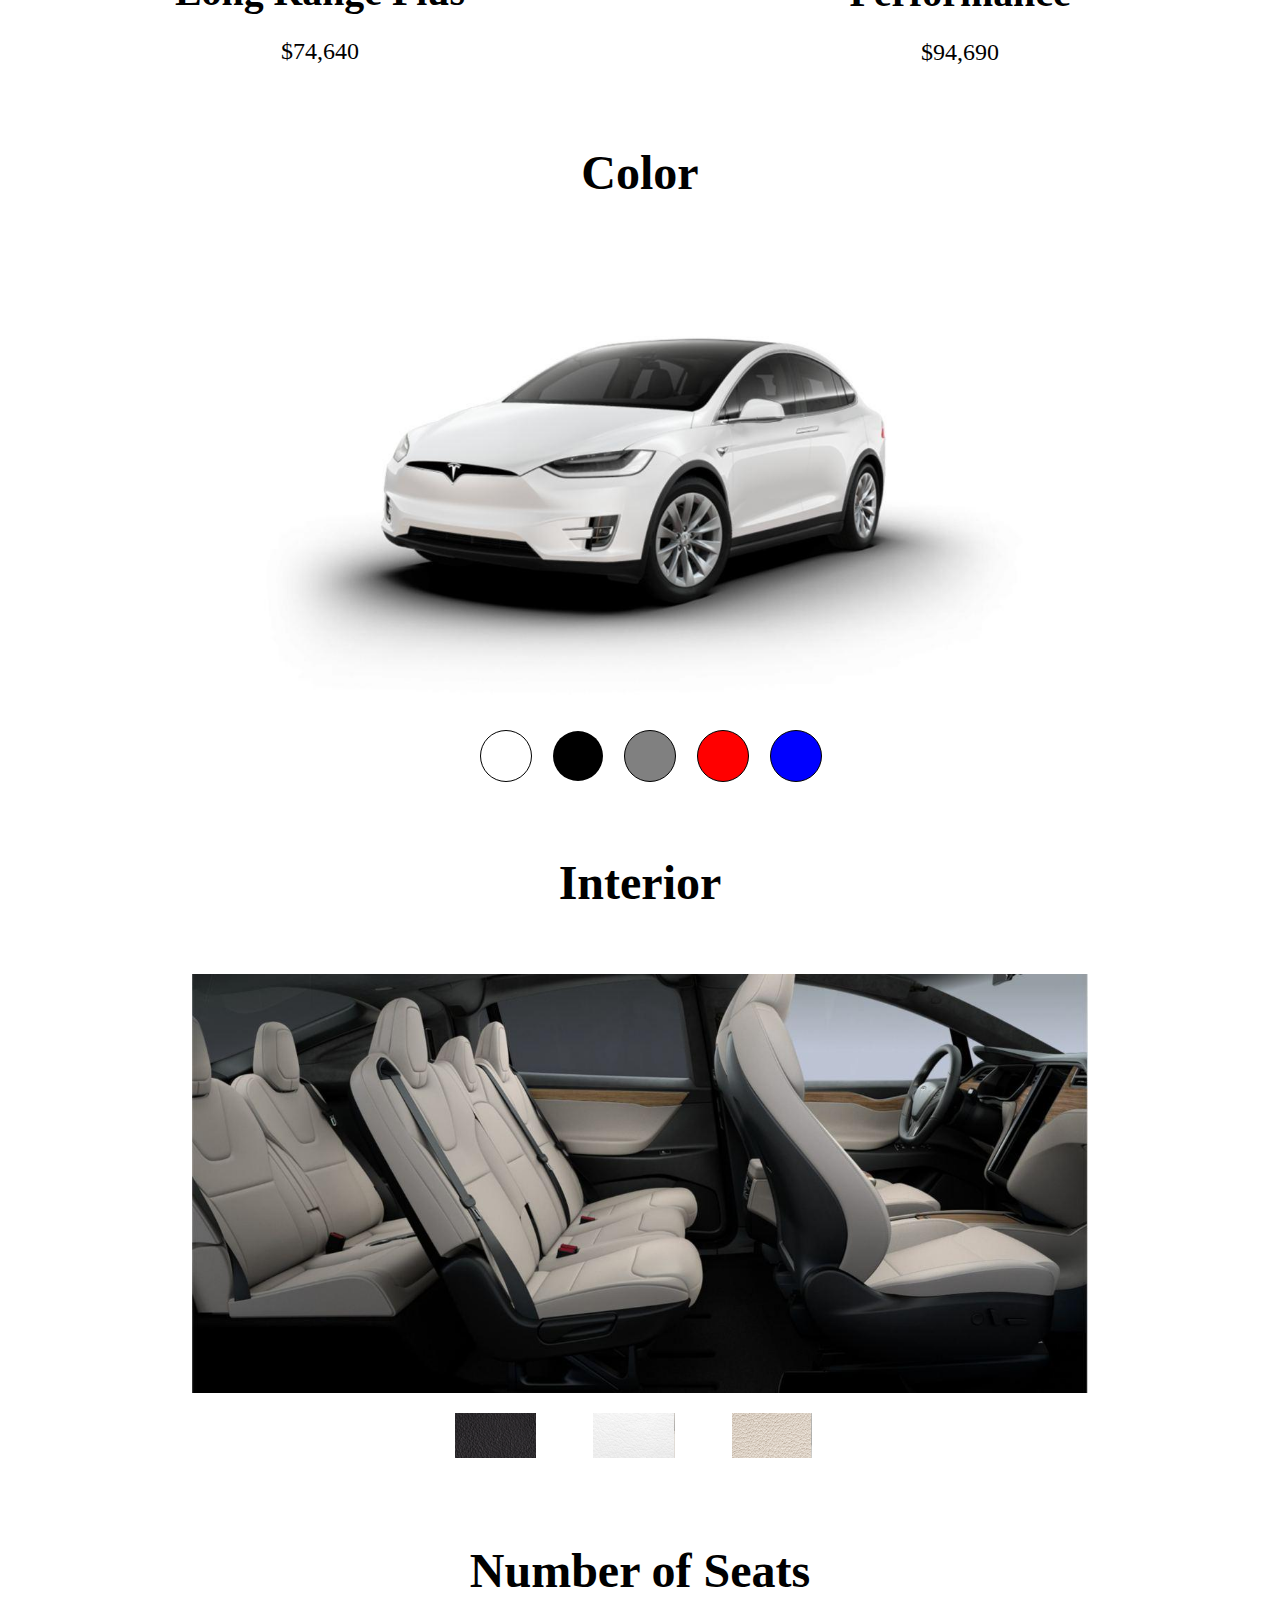
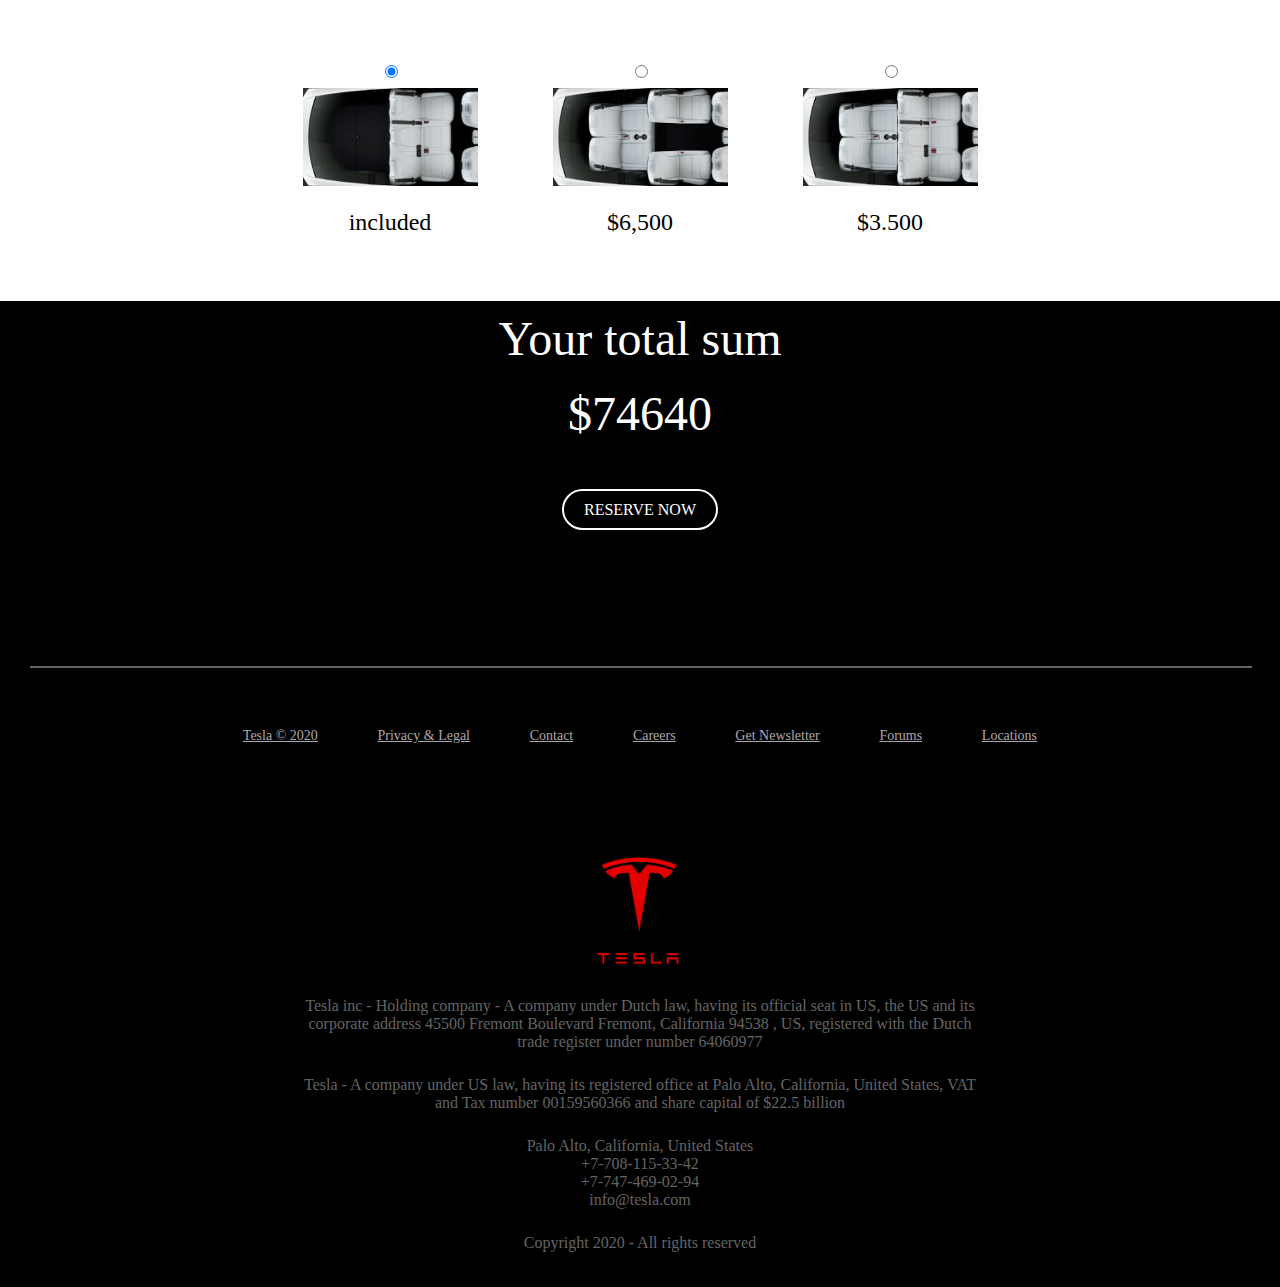
<file: Mid project/tesla/model_x.html>
<!DOCTYPE html>
<html lang="en">
<head>
	<meta charset="utf-8">
	<link rel="stylesheet" type="text/css" href="model_x.css">
	<script src="script.js" defer></script>
	<title>Model X</title>
	<meta name="viewport" content="width=device-width, initial-scale=1.0">
</head>
<body>
	<header>
		<p>Model X</p>
		<div class="img">
			<img src="model-x/model_x.jpg" alt="model s">
		</div>
		<div class="logo">
			<img src="tesla.png" alt="logo" class="logo">
		</div>
		<div id="sidebar">
			<div class="toggle-btn" onclick="openMenu()">
				<span></span>
				<span></span>
				<span></span>
			</div>
			<ul>
				<li>Menu</li>
				<li>
					<a href="tesla.html">
						Home
					</a> 
				</li>
				<li>
					<a href="model_s.html">
						Model S
					</a>
				</li>
				<li>
					<a href="model_x.html">
						Model X
					</a>
				</li>
				<li>
					<a href="roadster.html">
						Roadster
					</a>
				</li>
				<li>
					<a href="#footer-section">
						Contact
					</a>
				</li>
			</ul>
		</div>
	</header>
	<section>
		<div class="config column">
			<h4>Configuration</h4>
			<div class="row">
				<div class="column">
					<input type="radio" value="74640" class="check" id="config1" name="configuration"
					onclick="getAmount()" checked="checked">
					<img src="model-x/config1.jpg">
					<h5>Long Range Plus</h5>
					<label class="check" for="config1"><span>$74,640</span></label>
				</div>
				<div class="column">
					<input type="radio" value="94690" class="check" id="config2" name="configuration"
					onclick="getAmount()">
					<img src="model-x/config2.jpg">
					<h5>Performance</h5>
					<label class="check" for="config2"><span>$94,690</span></label>
				</div>
			</div>
		</div>
	</section>
	<div class="column size">
			<h4>Color</h4>
			<img id="car" src="model-x/color1.jpg">
			<div class="row color-section">
				<input type="radio" name="color" id="white" onclick="change('model-x')">
			    <label for="white" class="white"></label>
			    <input type="radio" name="color" id="black" onclick="change('model-x')">
			    <label for="black" class="black"></label>
			    <input type="radio" name="color" id="grey" onclick="change('model-x')">
			    <label for="grey" class="grey"></label>
			    <input type="radio" name="color" id="red" onclick="change('model-x')">
			    <label for="red" class="red"></label>
			    <input type="radio" name="color" id="blue" onclick="change('model-x')">
			    <label for="blue" class="blue"></label>
			</div>
		</div>
	</section>
	<section>
		<div class="column size">
			<h4>Interior</h4>
			<img id="interior" src="model-x/interior1.jpg">
			<div class="row interior-section">
				<input type="radio" name="interior" id="leather1" onclick="changeInterior('model-x')">
				<label for="leather1">
					<img src="leather1.png">
				</label>
				<input type="radio" name="interior" id="leather2" onclick="changeInterior('model-x')">
				<label for="leather2">
					<img src="leather2.png">
				</label>
				<input type="radio" name="interior" id="leather3" onclick="changeInterior('model-x')">
				<label for="leather3">
					<img src="leather3.png">
				</label>
			</div>
		</div>
	</section>
	<section>
		<div class="column size">
			<h4>Number of Seats</h4>
			<div class="row">
				<div class="column space">
					<input type="radio" value="0" class="check" id="seats1" name="numOfSeats"
					onclick="getAmount()" checked="checked">
					<img src="model-x/seats5.jpg">
					<label class="check" for="seats1"><span>included</span></label>
				</div>
				<div class="column space">
					<input type="radio" value="6500" class="check" id="seats2"name="numOfSeats"
					onclick="getAmount()">
					<img src="model-x/seats6.jpg">
					<label class="check" for="seats2"><span>$6,500</span></label>
				</div>
				<div class="column space">
					<input type="radio" value="3500" class="check" id="seats3" name="numOfSeats"
					onclick="getAmount()">
					<img src="model-x/seats7.jpg">
					<label class="check" for="seats3"><span>$3.500</span></label>
				</div>
			</div>
		</div>
	</section>
	<section style="background-color: black">
		<div class="column total">
			<p>Your total sum</p>
			<p id="amount">$74640</p>
			<div class="button">
				<a onclick="leaveAnOrder()">
					RESERVE NOW
				</a>
			</div>
		</div>
		<div id="orderbar">
			<ul>
				<div class="close">
					<img src="x.png" onclick="leaveAnOrder()">
				</div>
				<li>
					<span>Leave a Request</span>
				</li>
				<li>
					<input type="text" placeholder="Your Name">
				</li>
				<li>
					<input type="text" placeholder="Your Phone Number">
				</li>
				<li>
					<input type="text" placeholder="Your Email">
				</li>
				<li>
					<input type="text" placeholder="Leave A Request">
				</li>
				<li>
					<a href="">
						SEND
					</a>
				</li>
			</ul>
		</div>
	</section>
	<footer>
		<div class="hr"></div>
		<div class="footer row">
			<a href="VK.html">Tesla © 2020</a>
			<a href="#">Privacy & Legal</a>
			<a href="#">Contact</a>
			<a href="#">Careers</a>
			<a href="#">Get Newsletter</a>
			<a href="#">Forums</a>
			<a href="#">Locations</a>
		</div>
		<div class="license column">
			<img src="logo.png">
			<p>
				Tesla inc - Holding company - A company under Dutch law, having its official seat in US, the US and its corporate address 45500 Fremont Boulevard Fremont, California 94538 , US, registered with the Dutch trade register under number 64060977
			</p>
			<p>
				Tesla - A company under US law, having its registered office at Palo Alto, California, United States, VAT and Tax number 00159560366 and share capital of $22.5 billion 
			</p>
			<p id="footer-section">
				Palo Alto, California, United States <br>
				+7-708-115-33-42<br>
				+7-747-469-02-94<br>
				info@tesla.com
			</p>
			<p>     
				Copyright 2020 - All rights reserved     
			</p>
		</div>
	</footer>
</body>
</html>
</file>
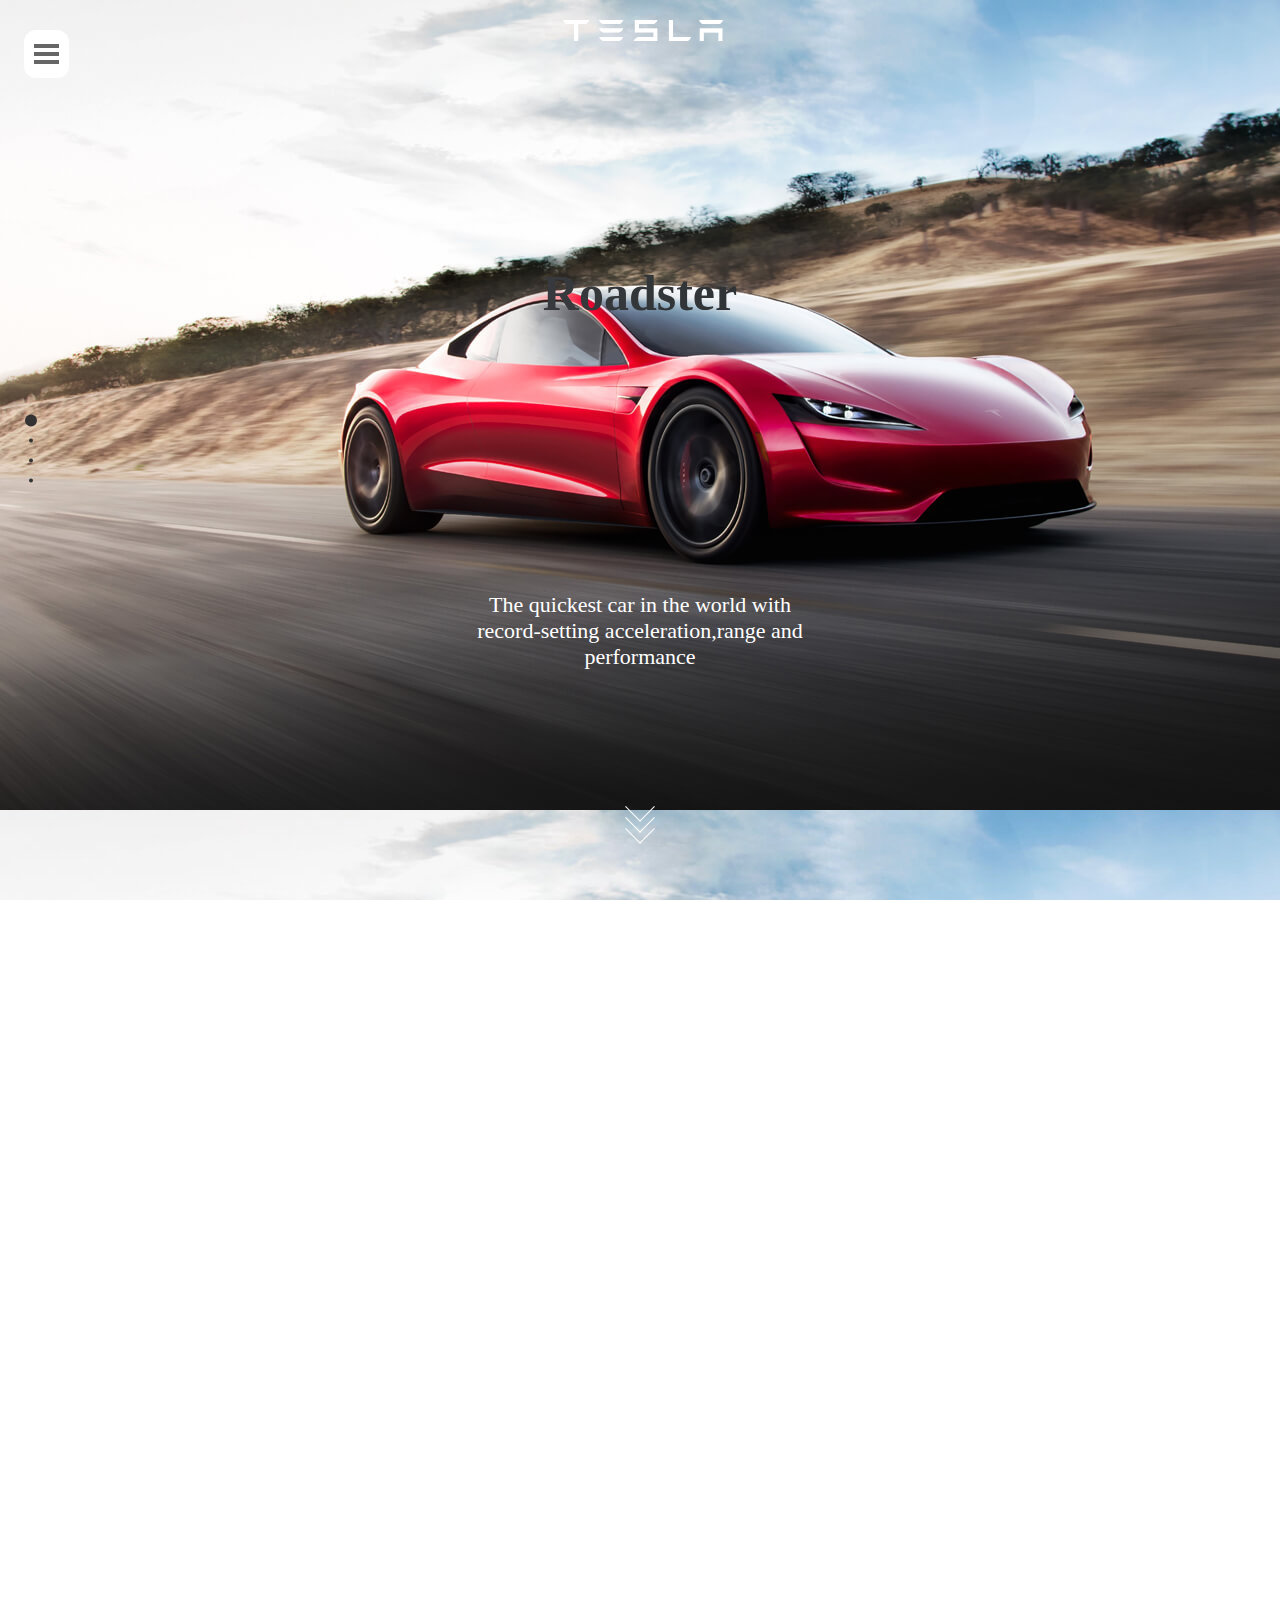
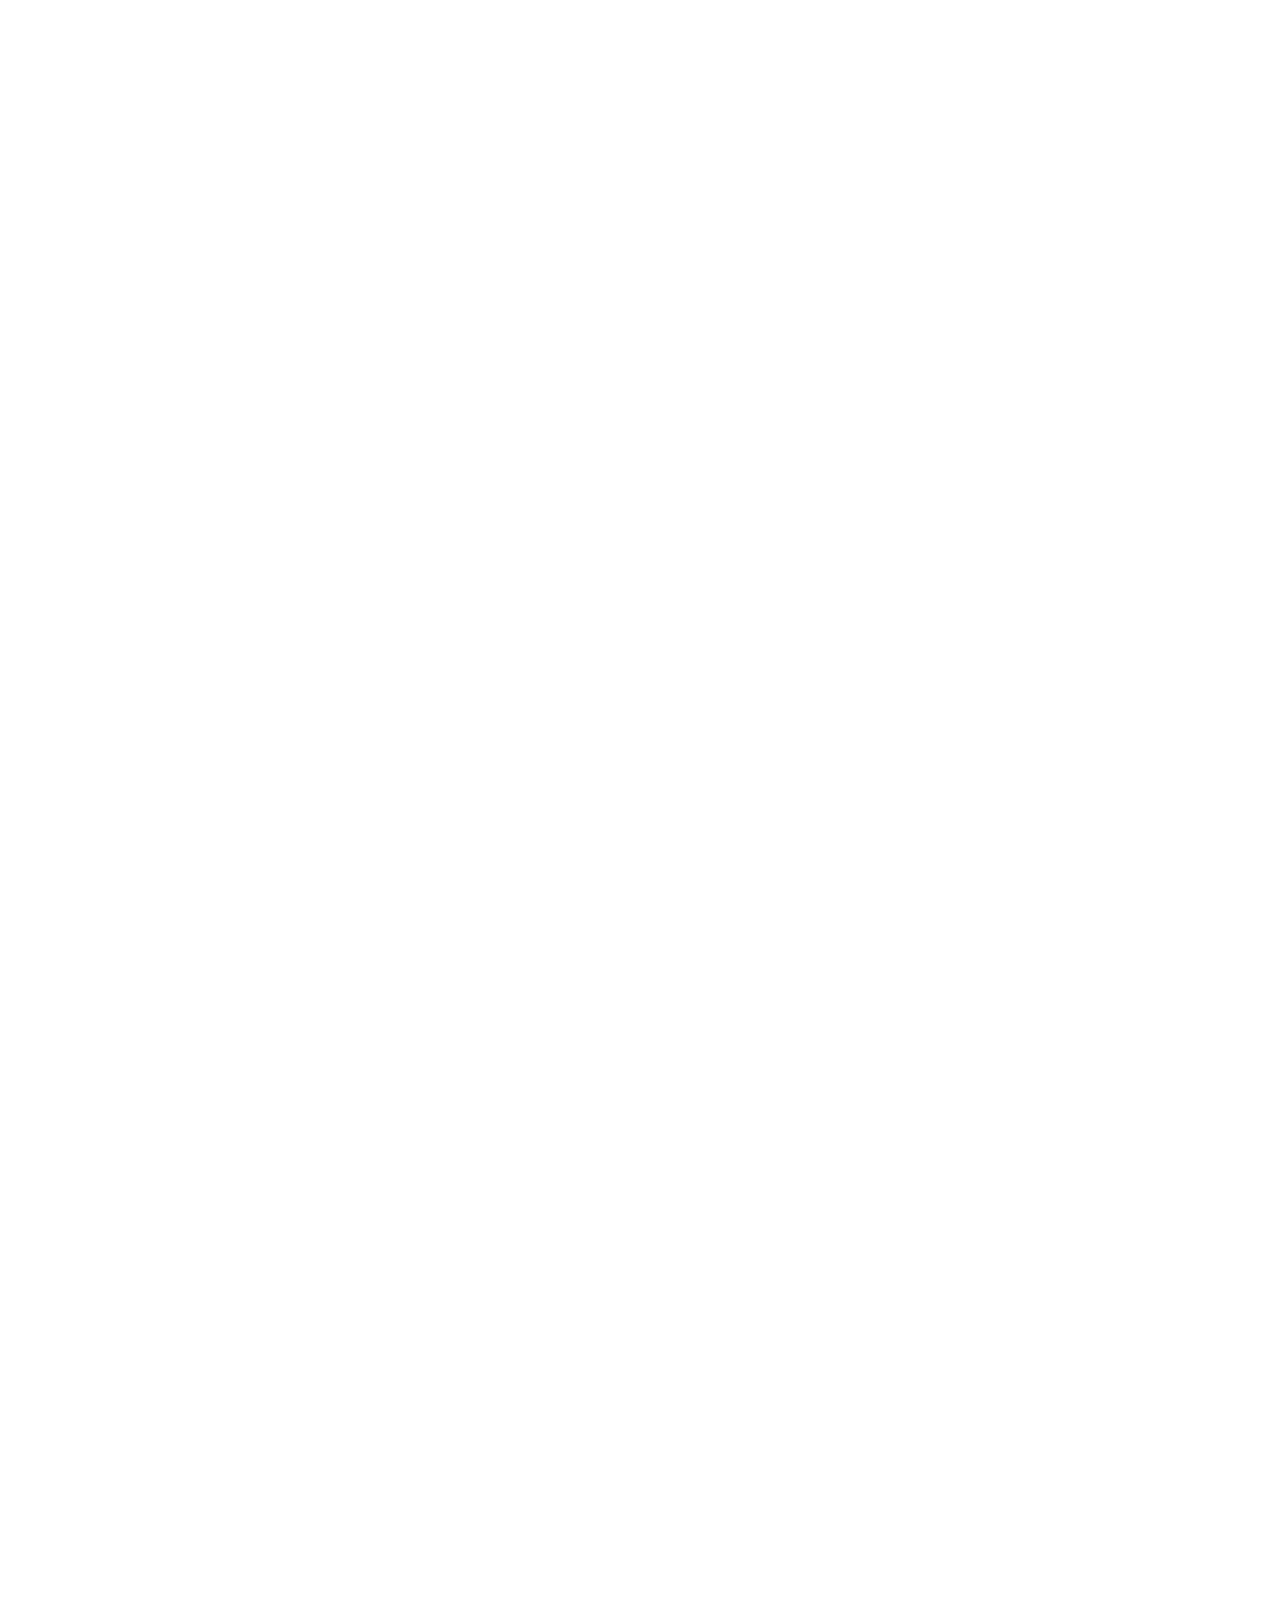
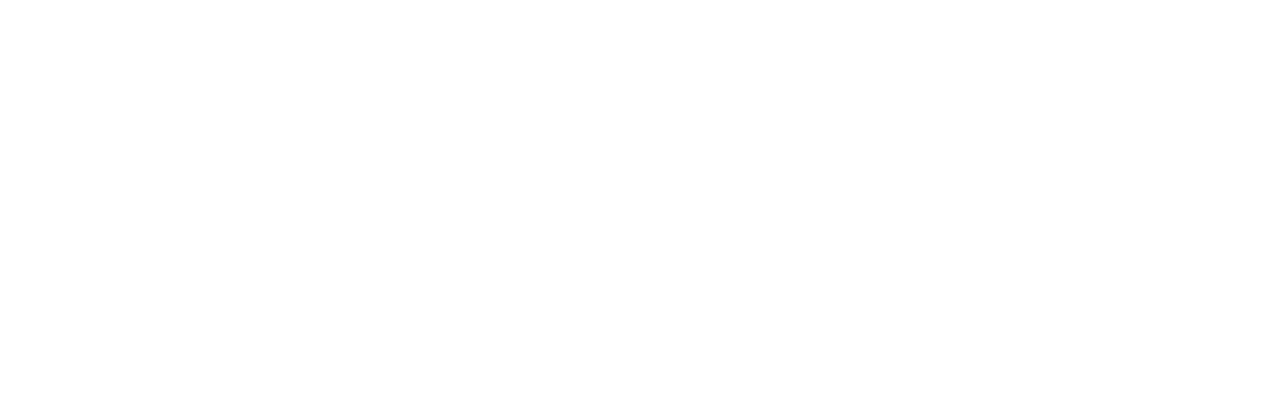
<file: Mid project/tesla/roadster.html>
<!DOCTYPE html>
<html lang="en">
<head>
	<meta charset="UTF-8">
	<meta name="viewport" content="width=device-width, initial-scale=1.0">
	<link rel="stylesheet" type="text/css" href="roadster.css">
	<link rel="stylesheet" type="text/css" href="fullpage.min.css">
	<script defer src="fullpage.min.js"></script>
	<script defer src="script.js"></script>
	<title>Roadster</title>
</head>
<body>
	<div id="full-page">
		<section class="section s1">
			<div id="sidebar">
			<div class="toggle-btn" onclick="openMenu()">
				<span></span>
				<span></span>
				<span></span>
			</div>
			<ul>
				<li>Menu</li>
				<li>
					<a href="tesla.html">
						Home
					</a> 
				</li>
				<li>
					<a href="model_s.html">
						Model S
					</a>
				</li>
				<li>
					<a href="model_x.html">
						Model X
					</a>
				</li>
				<li>
					<a href="roadster.html">
						Roadster
					</a>
				</li>
				<li>
					<a href="#footer-section">
						Contact
					</a>
				</li>
			</ul>
		</div>
			<div class="container">
				<h1>Roadster</h1>
				<div class="description1">
					<p>The quickest car in the world with record-setting acceleration,range and performance</p>
				</div>
				<div class="box">
					<span></span>
					<span></span>
					<span></span>
				</div>
			</div>
			
			<img src="tesla9.png" id="logo">
		</section>
		<section class="section s2">
			<div class="container">
				<div class="row performance">
					<div class="column">
						<div class="row">
							<img src="roadster/speedometer.png">
							<span>1.9s</span>
						</div>
						<p>
							0-60 mph
						</p>
					</div>
					<div class="column">
						<span>+250 mph</span>
						<p>
							Top Speed
						</p>
					</div>
					<div class="column">
						<div class="row">
							<img src="roadster/speedometer.png">
							<span>4.2s</span>
						</div>
						<p>
							0-100 mph
						</p>
					</div>
				</div>
			</div>
		</section>
		<section class="section s3">
			<div class="container movement">
				<h3>Movement without boundaries</h3>
				<p>
					The main battery with a capacity of 200 kWh allows you to travel up to 1000 km per hour on a single charge
				</p>
			</div>
		</section> 
		<section class="section s4">
			<div class="container price">
				<p><span>Initial price</span></p>
				<p>from $250,000</p>
			</div>
			<div class="button">
				<a onclick="leaveAnOrder()">
					RESERVE NOW
				</a>
			</div>
			<div id="orderbar">
			<ul>
				<div class="close">
					<img src="x.png" onclick="leaveAnOrder()">
				</div>
				<li>
					<span>Leave a Request</span>
				</li>
				<li>
					<input type="text" placeholder="Your Name">
				</li>
				<li>
					<input type="text" placeholder="Your Phone Number">
				</li>
				<li>
					<input type="text" placeholder="Your Email">
				</li>
				<li>
					<input type="text" placeholder="Leave A Request">
				</li>
				<li>
					<a href="">
						SEND
					</a>
				</li>
			</ul>
		</div>
		</section>
	</div>
</body>
</html>
</file>
<file: Instagram/style.css>
*,
*:beefore,
*::after{
    margin: 0;
    padding: 0;
    -webkit-box-sizing: inherit;
    -moz-box-sizing: inherit;
    box-sizing: inherit;
}

html{
    font-size: 10px;
    -webkit-box-sizing: border-box;
    -moz-box-sizing: border-box;
    box-sizing: border-box;
}

img{
    width: 100%;
    max-width: 100%;
    height: 100%;
}

a{
    text-decoration: none;
}

body{
    background-color: #fafafa;
    font-family: 'Arial';
}

.wrapper{
    width: 100%;
    height: 100vh;
    display: -webkit-flex;
    display: -moz-flex;
    display: -ms-flex;
    display: -o-flex;
    display: flex;
    flex-direction: column;
    justify-content: space-between;
    padding-top: 5rem;
}
.container{
    width: 100%;
    max-width: 93.6rem;
    margin: 3rem auto 0;
}
.wrapper > .container{
    display: -webkit-flex;
    display: -moz-flex;
    display: -ms-flex;
    display: -o-flex;
    display: flex;
    padding: 0 7rem;
    
}
.iphone{
    height: 61.8rem;
    background: url("images/iphone.png") center no-repeat;
    flex: 1;
}

.form-login{
    width: 100%;
    max-width: 35rem;
    margin-top: 3rem;
}

.form-login form{
    background-color: #fff;
    border: 2px solid #eee;
    display: -webkit-flex;
    display: -moz-flex;
    display: -ms-flex;
    display: -o-flex;
    display: flex;
    flex-direction: column;
    padding: 2rem 4rem;
    text-align: center;
}
.logo img{
    width: 17.5rem;
    margin-bottom: 2.5rem;
}

.form-login form input{
    padding: .8rem;
    margin-bottom: .5rem;
    border: 2px solid #eee;
    border-radius: .4rem;
}
.form-btn{
    margin: 1rem 0 1.5rem;
    height: 3rem;
    background-color: #3897f0;
    font-size: 1.4rem;
    color: #fff;
    font-weight: bold;
    border: none;
    border-radius: .4rem;
    cursor: pointer;
}

.or{
    font-size: 1.3rem;
    color: #999999;
    text-transform: uppercase;
    position: relative;
    margin-bottom: 2.5rem;
}
.or:before,
.or:after{
    content: '';
    position: absolute;
    background-color: #eee;
    width: 40%;
    height: 2px;
    top: 50%;
    transform: translateY(-50%);
}

.or:before{
    left: 0;
}
.or:after{
    right: 0;
}

.facebook{
    font-size: 1.4rem;
    font-weight: bold;
    color: #385185;
    margin-bottom: 2.5rem;
}

.facebook i{
    font-size: 2rem;
    margin-right: .7rem;
}

.password_reset{
    font-size: 1.2rem;
    color: #003569;
}
.sign_up{
    text-align: center;
    color: #262626;
    font-size: 1.4rem;
    padding: 2rem 0;
    background-color: #fff;
    border: 2px solid #eee;
    margin: 1rem 0;
}

.sign_up a{
    color: #3897f0;
    font-weight: bold;
}
.app{
    font-size: 1.4rem;
    text-align: center;
}
.app span{
    display: block;
    margin: 2rem 0;
    color: #262626;
}

.icons_of_apps{
    width: 100%;
    display: -webkit-flex;
    display: -moz-flex;
    display: -ms-flex;
    display: -o-flex;
    display: flex;
    justify-content: center;
}

.icons_of_apps img{
    max-width: 15rem;
    cursor: pointer;
}

.icons_of_apps img:first-child{
    margin-right: 1rem;
}

footer{
    padding: 5rem 0;
}
footer .container{
    display: -webkit-flex;
    display: -moz-flex;
    display: -ms-flex;
    display: -o-flex;
    display: flex;
    justify-content: space-between;
    font-weight: bold;
    text-transform: uppercase;
    font-size: 1.4rem;
    margin-top: 0; 
    flex-wrap: wrap;
}

.footer_navigation ul{
    display: -webkit-flex;
    display: -moz-flex;
    display: -ms-flex;
    display: -o-flex;
    display: flex;
    flex-wrap: wrap;
    list-style: none;
}
.footer_navigation ul li{
    margin-right: 1.6rem;
}

.footer_navigation ul li a{
    color: #003569;
}

.copyright{
    color: #999999;
}

@media(max-width: 900px){
    .phone-app-d{
        display: none;
    }
    
    .form-login{
        margin: 0 auto;
    }
    #wrapper > .container{
        padding: 0;
    }
    
    footer .container{
        padding: 0 2rem;
    }
    
    .footer_navigation ul{
        justify-content: center;
    }
    
    .footer_navigation ul li{
        margin-bottom: 1rem;
    }
}
</file>
<file: tic toc toe/style.css>
body 
{
    font-family: 'Segoe UI', Tahoma, Geneva, Verdana, sans-serif;
    
}

.borders
{
    background-image: linear-gradient(120deg, #000000 0%, #000000 100%);
    
    padding: 20px;
    margin: 0 400px;
}

.game_desk 
{
    display: grid;
    grid-template-columns: repeat(3, auto);
    margin: 50px auto;
    width: 306px;
}

.centering 
{
    text-align: center;
}

.status
{
    color: white;
}

.block 
{
    font-family: "Arial";
    font-weight: 800;
    font-size: 80px;
    color: white;
    width: 100px;
    height: 100px;

    border: 3px solid #fff;
}


.restart_game{
    background-image: linear-gradient(120deg, #FF0000 0%, #FF0000 100%);
    height: 40px;
    width: 150px;
    border-radius: 10px;
    border: 1px solid #fff;
    color: #fff;
    font-family: "Arial";
    font-size: 20px;
    letter-spacing: 1px;
    transition: 0.5s;
}
.restart_game:hover{
    background-image: linear-gradient(to top, #800000 0%, #800000 100%);
    transition: 0.5s;
    font-family: "Arial";
    color: #f093fb;
}
</file>
<file: hw_1/task 3/index.css>
.letters_block{
	background-color: red;
	border: 2px solid black;
	height: 100px;
	width: 50%;
}
body{
	margin: 0px;
}
#letters{
	font-size: 30px;
	margin: 0px;
}
.leftView_container{
	float: left;
	width: 22%;
	background-color: #009999;
	height: 900px;
}
img{
	width: 100%;
	height: 40px;
	border-bottom: 2px solid black;
}
aside{
	margin-left: 25%;
}
#amazon{
	margin-left: 10%;
	color: white;
}
.search{
	margin-top: 30%;
}
#search_header{
	font-size: 20px;
	margin-left: 20%;
	display: inline;
	color: white;
}
#text_input{
	margin-left: 12%;
	border: 2px inset;
}
#input_button{
	margin-left: 32%;
	background-color: black;
	color: white;
	border: 2px inset;
	border-radius:5px;
	width: 20%;
}
.siteMaps{
	margin-left: 27%;
	margin-top: 20%;
	margin-bottom: 20%;
}
h2{
	text-decoration: underline;
	color: #00FFFF;
}
.home_page{
	margin-left: 5%;
}
h4{
	color:yellow;
	font-size: 19px;
	margin-left: 2%;
}
#nav{
	color: white;
	display: block;
}
.ul_links{
	list-style-type: none;
}
.rightView_container{
	float: right;
	width: 76%;
}
nav{
	margin-bottom: 30px;
}
h1{
	display: inline;
	font-size: 100px;
	text-decoration: underline;
	color: #C0C0C0;
}
#top{
	display: inline;
	font-size: 52px;
	color:#009999;
	font-family: arial;
	font-style: italic;
	margin-bottom: 51px;
}
#bottom{
	font-size: 28px;
	display: inline-block;
	font-family: arial;
	font-style: italic;
	color:#009999;

	
}
.text{
	font-family: arial;
	font-size: 24px;
}
</file>
<file: Bedford /style.css>
body{
	margin: 0;
	padding: 0;
}
header{
	background: url('image2.jpeg') no-repeat center top / cover;
	padding-bottom: 75px;
}
div{
	box-sizing: border-box;
}
.logo{
	width: 14%;
	float: left;
}
.header_container{
	width: 1400px;
	margin: 0 auto;
}
.clearfix:after{
	content: '';
	width: 100%;
	clear: both;
	display: table;
}
nav{
	float: right;
	margin-top: 60px;
}
.mn{
	padding: 0;
	margin: 0;
	display: block;
}
.mn li {
	float: left;
	display: block;
	margin-right: 30px;
}
.mn li a{
	color: white;
	text-decoration: none;
	text-transform: uppercase;
	font-size: 16px;
	letter-spacing: 2px;
	font-weight: 600;
	font-family: proxima-nova;
}
#link{
	border-radius: 300px;
	border: 2px solid white;
	padding: 10px; 
}
.titles_first{
	font-size:25px;
	color:white;
	text-align: center;
	font-family: adobe-garamond-pro;
	font-style: italic;
	margin-top: 70px; 
}
h1{
	font-size: 68px;
	color: white;
	text-align: center;
	font-family: proxima-nova;
	text-transform: uppercase;
	margin: 20px;
}
.button{
	margin: 0 auto;
	border-radius: 600px;
	background-color: #36b3a8;
	text-align: center;
	text-transform: uppercase;
	padding: 10px 30px;
	color: white;
	font-weight: 600;
	font-family: Helvetica Neue;
	display: block;
	font-size: 16px;
	border:none;
	margin-top: 80px; 
}
.body_container{
	width: 900px;
	margin: 0 auto;
}
.title h2{
	text-align: center;
	font-family: adobe-garamond-pro;
	font-weight: 400;
	font-size: 33px;
	margin-top: 80px;
}
.paragraph{
	padding: 0px 80px 0px 80px;
}
.paragraph p, em{
	text-align: center;
	color:rgb(162,163,178);
	margin-top: 50px;
	font-size: 18px;
	white-space: pre-wrap;
	font-weight: 400;
}
.paragraph a{
	text-decoration: none;
	color:#3d9991;
}
.about{
	padding: 100px 0px 100px 0px;
}
p.header{
	font-family: proxiama-nova;
	font-size: 20px;
	font-weight: 600;
	letter-spacing: 2px;
	text-align: center;
	color:#bdbdbd;
	text-transform: uppercase;
	margin-bottom: 20px;
	margin-top: 80px; 
}
.about p, .action p{
	color: rgba(0,0,0,.68);
	text-align: center;
	font-size: 20px;
	font-family: adobe-garamond-pro;
	line-height: 30px;
}
.body_container input.button{
	font-size: 16px;
	text-align: center;
	color: white;
	font-family: proxima-nova;
	text-transform: uppercase;
	background-color: #27aa9f;
	padding: 10px 30px;
	margin: 0 auto;
	margin-top: 30px;
}
.but1{
	float:right;
	width: 30%;
}
.action{
	margin:100px 0px 100px 0px;
}
.but2{
	float: left;
	width: 30%;
}
#picture1{
	float: left;
	width: 70%;
}
#picture2{
	width: 60%;
	float: right;
}
.subscribe_section{
	background-color: rgb(247 247 247);
}
.subscribe_container{
	width: 600px;
	margin: 0 auto;
	padding: 20px;
	margin-top: 80px;
}
.subscribe h3{
	text-align: center;
	text-transform: uppercase;
	letter-spacing: 2px;
	font-size: 30px;
	font-family: adobe-garamond-pro;
}
.subscribe p{
	text-align: center;
	font-size: 15px;
	color:rgb(112 112 112);
	margin-bottom: 40px;
}
.sign_up{
	width: 300px;
	margin: auto;
	margin-bottom: 20px;
 }
.sign_up input{
	padding: 20px;
	width: 50%;
}
.sign_up a{
	color:rgb(210 210 210);
	background-color: #1f1f1f;
	padding: 20px; 
	text-decoration: none;
}
footer{
	background-color: #1f1f1f;
	padding: 60px;
}
.footer{
	width: 900px;
	margin: 0 auto;
}
.footer span.address, span.tel, a.gmail{
	font-size: 17px;
	color: rgb(141 141 141);
	letter-spacing: 2px;
	font-family: proxima-nova;
	text-transform: uppercase;
	margin-left: 30px;
	text-decoration: none;
}
.footer a.gmail{
	color:rgb(210 210 210);
}
.footer p, a{
	text-align: center;
	font-size: 15px;
	color: rgb(141 141 141);
	margin-top: 50px;
}
.footer a{
	text-decoration: underline;
}
</file>
<file: Mid project/tesla/model_s.css>
body{
	margin: 0;
	padding: 0;
	font-family: 'Bellefair', serif;
	box-sizing: border-box;
	font-size: 28px;
	overflow-x: hidden;
}
.img{
	position: absolute;
}
header{
	width: 100vw;
	height: 100vh;
}
header img{
	width: 100vw;
	height: 100vh;
}
#h1{
	font-size: 48px;
}
h3{
	font-size: 48px;
	color: white;
	font-style: italic;
	margin: 5px;
}
p{
	margin:5px;
	color: white;
}
header p{
	position: absolute;
	z-index: 3;
	font-style: normal;
	left: 44%;
	top: 20%;
	color: white;
} 
header .logo{
	position: fixed;
	top:7%;
	left: 42%;
	width: 160px;
	height: 25px;
	z-index: 3;
}
#sidebar.active{
	left:40px;
}
#sidebar{
	position: fixed;
	width: 20%;
	background-color:#57626f;
	border:4px solid #EOE5EA;
	border-radius: 15px;
	z-index: 3;
	top: 10px;
	left: -20%;
	transition: 0.7s;
}
#sidebar ul li:first-child{
	text-align: center;
	font-size: 0.95em;
	color: white;
	list-style: none;
	padding: 10px;
}
#sidebar ul li:not(:first-child){
	width: 90%;
	margin-left: 10%;
	font-size: 0.4em;
	list-style: none;
	padding: 15px 10px;
}
#sidebar ul li a{
	color: #dfe5eb;
	text-decoration: none;
	text-transform: uppercase;
}
#sidebar ul li a:hover{
	color: #59e9df;
	border-right:2px solid #59e9df;
	border-left:2px solid #59e9df;
}
#sidebar .toggle-btn{
	position: absolute;
	left:300px;
	top: 20px;
	padding: 10px;
	border-radius: 12px;
	background-color: white;
	cursor: pointer;
}
#sidebar .toggle-btn span{
	display: block;
	width: 25px;
	height: 4px;
	margin: 4px 0;
	background-color: #666;
}
#sidebar .toggle-btn:hover{
	background-color: #556270;
}
#sidebar .toggle-btn:hover span{
	background-color: #fafafa;
}
section{
	margin-top: 10px;
}
.row{
	display: flex;
	flex-direction: row;
	justify-content: space-around;
	align-items: center;
}
.column{
	align-items: center;
	display: flex;
	flex-direction: column;
	justify-content: center;
}
.config img{
	width: 100%;
}
.config h5{
	margin-bottom: 0;
}
.check span{
	font-size: 24px;
}
.color-section label{
  width: 50px;
  display: inline-block;
  height: 50px;
  border-radius: 50%;
  cursor: pointer;
}
 label.white{
  background-color: white;
  border: 1px solid black;
}
 label.black{
  background-color: black;
}
label.grey{
  background-color: grey;
  border: 1px solid black;
}
 label.red{
  background-color: red;
  border: 1px solid black;
}
 label.blue{
  background-color: blue;
  border: 1px solid black;
}
.color-section input[type=radio]{
  visibility: hidden;
}
.size img{
	width: 70%;
}
.interior-section input[type=radio]{
  visibility: hidden;
}
.interior-section label{
  cursor: pointer;
  margin-top: 20px;
}
.total p{
	color: white;
	margin: 10px 0 10px 0;
}
.button{
	margin: 20px 0 50px 0;
}
.button a{
	padding: 10px 20px;
	background-color: transparent;
	border-radius: 300px;
	text-align: center;
	text-transform: uppercase;
	text-decoration: none;
	color: white;
	border:2px solid white;
	font-size: 16px;
	cursor: pointer;
}
.button a:hover{
	color: black;
	background-color:white;
	transition: 0.7s;
}
#orderbar.active{
	right:3%;
}
#orderbar span{
	color: white;
	margin-left: 20%;
	font-size: 1.1em;
}
#orderbar{
	position: fixed;
	width: 30%;
	background-color:black;
	border:1px solid grey;
	border-radius: 15px;
	z-index: 3;
	top: 10px;
	right: -31%;
	transition: 0.7s;
}
#orderbar ul li {
	list-style: none;
}
#orderbar ul li:first-child{
	text-align: center;
	font-size: 0.95em;
	color: white;
	list-style-type: none;
	padding: 10px;
}
#orderbar ul input{
	padding: 10px;
	width: 80%;
	margin: 0 auto;
	text-align: center;
	color: white;
	background-color: black;
	border: 2px solid white;
	border-radius: 300px;
}
#orderbar ul li a{
	color: #dfe5eb;
	font-size: 0.4em;
	text-decoration: none;
	text-transform: uppercase;
}
#orderbar ul li a:hover{
	color: #59e9df;
	border-right:2px solid #59e9df;
	border-left:2px solid #59e9df;
}
#orderbar .close{
	position: absolute;
	top: 2%;
	right: 94%;
	cursor: pointer;
}
.close img{
	width: 20px;
}
footer{
  background-color: black;
  padding: 30px;
}
.footer{
  width: 70%;
  margin: 0 auto;
}
.footer a{
  color: #aca7ad;
  font-size: 14px;
}
.footer a:hover{
  color: white; 
}
.hr{
	width: 100%;
	margin-top: 60px;
	border:1px solid rgb(100,100,100);
}
.license{
	width: 700px;
	margin: 0 auto;
	margin-top: 100px;
}
.license img{
	width: 150px;
}
.license p{
	margin-top: 20px;
	font-size: 16px;
	text-align: center;
	color:rgba(100,100,100,1);
}


@media only screen and (max-width: 1100px) {
	header img{
		width: 100%;
	}
	#sidebar .toggle-btn{
	position: absolute;
	left:280px;
	top: 20px;
	padding: 10px;
	border-radius: 12px;
	background-color: white;
	cursor: pointer;
	}
	#sidebar.active{
		left: 40px;
		width: 20%;
	}
	#orderbar.active{
		width: 100%;
		height: 100%;
		right: 0;
	}
	#orderbar span{
		color: white;
		font-size: 1.1em;
		position: relative;
		left: 21%;
		top: 20px;
	}
	#orderbar{
		position: fixed;
		width: 100%;
		height: 100%;
		background-color:black;
		border:1px solid grey;
		border-radius: 15px;
		z-index: 3;
		top: 10px;
		right: -101%;
		transition: 0.7s;
	}
	#orderbar ul li:first-child{
		text-align: center;
		font-size: 24px;
		color: white;
		list-style-type: none;
		padding: 20px;
	}
	#orderbar ul li{
		list-style-type: none;
		margin-top: 7%;
	}
	#orderbar input::-webkit-input-placeholder {
    	font-size: 24px;
    	line-height: 3;
	}
	#orderbar ul input{
		padding: 30px;
		width: 90%;
		margin: 0 auto;
		text-align: center;
		color: white;
		background-color: black;
		border: 2px solid white;
		border-radius: 300px;
	}
	#orderbar ul li a{
		color: #dfe5eb;
		font-size: 1.4em;
		text-decoration: none;
		text-transform: uppercase;
	}
	#orderbar ul li a:hover{
		color: #59e9df;
		border-right:2px solid #59e9df;
		border-left:2px solid #59e9df;
	}
	#orderbar .close{
		position: absolute;
		top: 2%;
		right: 94%;
		cursor: pointer;
	}
	.close img{
		width: 40px;
	}
}
@media only screen and (max-width: 940px){
	.img img{
		display: none;
	}
	header{
		background: url('model-s/mod.jpg') no-repeat top center / cover;
	}
	.row{
		flex-direction: column;
	}
	.config label{
		margin-bottom: 50px;
	}
	.config h5{
		margin: 0;
	}
	.color-section , .interior-section{
		flex-direction: row;
	}
	.footer a{
		font-size: 18px;
	}
	#sidebar.active .toggle-btn{
		left: 85%;
	}
	#sidebar .toggle-btn{
		position: absolute;
		left:250px;
	}
	#sidebar.active{
		left: 40px;
		width: 90%;
	}
	#sidebar{
		position: fixed;
		width: 20%;
		left: -280px;
	}
	#sidebar ul li:first-child{
		text-align: center;
		font-size: 1.95em;
		color: white;
		list-style: none;
	}
	#sidebar ul li:not(:first-child){
		width: 90%;
		text-align: center;
		margin-left: 0;
		font-size: 1.4em;
		list-style: none;
		padding: 15px 10px;
	}
	#sidebar ul li a{
		color: #dfe5eb;
		text-decoration: none;
		text-transform: uppercase;
	}
	#sidebar ul li a:hover{
		color: #59e9df;
		border-right:2px solid #59e9df;
		border-left:2px solid #59e9df;
	}
	#sidebar .toggle-btn{
		position: absolute;
		left:300px;
		top: 20px;
		padding: 10px;
		border-radius: 12px;
		background-color: white;
		cursor: pointer;
	}
	#sidebar .toggle-btn span{
		display: block;
		width: 25px;
		height: 4px;
		margin: 4px 0;
		background-color: #666;
	}
	#sidebar .toggle-btn:hover{
		background-color: #556270;
	}
	#sidebar .toggle-btn:hover span{
		background-color: #fafafa;
	}
	#orderbar ul input{
		padding: 30px;
		width: 80%;
		margin: 0 auto;
		text-align: center;
		color: white;
		background-color: black;
		border: 2px solid white;
		border-radius: 300px;
	}
	#orderbar span{
		color: white;
		font-size: 1.1em;
		position: relative;
		left: 13%;
		top: 20px;
	}
}
@media only screen and (max-width: 700px) {
	.license{
		width: 300px;
	}
	#sidebar .toggle-btn{
		position: absolute;
		left:300px;
		top: 20px;
		padding: 10px;
		border-radius: 12px;
		background-color: white;
		cursor: pointer;
	}
	#orderbar span{
		left: 11%;
	}
	.close{
		left: 10%;
	}
}
</file>
<file: Mid project/tesla/model_x.css>
body{
	margin: 0;
	padding: 0;
	font-family: 'Bellefair', serif;
	box-sizing: border-box;
	font-size: 48px;
	overflow-x: hidden;
}
.img{
	position: absolute;
}
header{
	width: 100vw;
	height: 100vh;
}
header img{
	width: 100%;
}
h3{
	font-size: 48px;
	color: white;
	font-style: italic;
	margin: 5px;
}
p{
	margin:5px;
	color: white;
}
header p{
	position: absolute;
	z-index: 3;
	font-style: normal;
	left: 44%;
	top: 20%;
	color: white;
} 
header .logo{
	position: fixed;
	top:7%;
	left: 42%;
	width: 160px;
	height: 25px;
	z-index: 3;
}
#sidebar.active{
	left:15px;
}
#sidebar{
	position: fixed;
	width: 300px;
	background-color:#57626f;
	border:4px solid #EOE5EA;
	border-radius: 15px;
	z-index: 3;
	top: 10px;
	left: -300px;
	transition: 0.7s;
}
#sidebar ul li:first-child{
	text-align: center;
	font-size: 0.95em;
	color: white;
	list-style: none;
	padding: 10px;
}
#sidebar ul li:not(:first-child){
	width: 90%;
	margin-left: 10%;
	font-size: 0.4em;
	list-style: none;
	padding: 15px 10px;
}
#sidebar ul li a{
	color: #dfe5eb;
	text-decoration: none;
	text-transform: uppercase;
}
#sidebar ul li a:hover{
	color: #59e9df;
	border-right:2px solid #59e9df;
	border-left:2px solid #59e9df;
}
#sidebar .toggle-btn{
	position: absolute;
	left:320px;
	top: 20px;
	padding: 10px;
	border-radius: 12px;
	background-color: white;
	cursor: pointer;
}
#sidebar .toggle-btn span{
	display: block;
	width: 25px;
	height: 4px;
	margin: 4px 0;
	background-color: #666;
}
#sidebar .toggle-btn:hover{
	background-color: #556270;
}
#sidebar .toggle-btn:hover span{
	background-color: #fafafa;
}
section{
	margin-top: 10px;
}
.row{
	display: flex;
	flex-direction: row;
	justify-content: space-around;
	align-items: center;
}
.column{
	align-items: center;
	display: flex;
	flex-direction: column;
	justify-content: center;
}
.config img{
	width: 100%;
}
.config h5{
	margin-bottom: 0;
}
.check span{
	font-size: 24px;
}
.color-section label{
  width: 50px;
  display: inline-block;
  height: 50px;
  border-radius: 50%;
  cursor: pointer;
}
 label.white{
  background-color: white;
  border: 1px solid black;
}
 label.black{
  background-color: black;
}
label.grey{
  background-color: grey;
  border: 1px solid black;
}
 label.red{
  background-color: red;
  border: 1px solid black;
}
 label.blue{
  background-color: blue;
  border: 1px solid black;
}
.color-section input[type=radio]{
  visibility: hidden;
}
.size img{
	width: 70%;
}
.interior-section input[type=radio]{
  visibility: hidden;
}
.interior-section label{
  cursor: pointer;
  margin-top: 20px;
}
.check{
	margin-bottom: 10px;
}
.total p{
	color: white;
	margin: 10px 0 10px 0;
}
.button{
	margin: 20px 0 50px 0;
}
.button a{
	padding: 10px 20px;
	background-color: transparent;
	border-radius: 300px;
	text-align: center;
	text-transform: uppercase;
	text-decoration: none;
	color: white;
	border:2px solid white;
	font-size: 16px;
	cursor: pointer;
}
.button a:hover{
	color: black;
	background-color:white;
	transition: 0.7s;
}
#orderbar.active{
	right:15px;
}
#orderbar{
	position: fixed;
	width: 600px;
	background-color:black;
	border:1px solid grey;
	border-radius: 15px;
	z-index: 3;
	top: 10px;
	right: -610px;
	transition: 0.7s;
}
#orderbar span{
	color: white;
	margin-left: 60px;
}
#orderbar ul li:first-child{
	text-align: center;
	font-size: 0.95em;
	color: white;
	list-style: none;
	padding: 10px;
}
#orderbar ul input{
	padding: 10px;
	width: 80%;
	margin: 0 auto;
	text-align: center;
	color: white;
	background-color: black;
	border: 2px solid white;
	border-radius: 300px;
}
#orderbar ul li a{
	color: #dfe5eb;
	font-size: 0.4em;
	text-decoration: none;
	text-transform: uppercase;
}
#orderbar ul li a:hover{
	color: #59e9df;
	border-right:2px solid #59e9df;
	border-left:2px solid #59e9df;
}
#orderbar .close{
	position: absolute;
	top: 20px;
	right: 530px;
	cursor: pointer;
}
.close img{
	width: 50px;
}
.total{
	margin-top: 50px;
}
footer{
  background-color: black;
  padding: 30px;
}
.footer{
  width: 70%;
  margin: 0 auto;
}
.footer a{
  color: #aca7ad;
  font-size: 14px;
}
.footer a:hover{
  color: white; 
}
.hr{
	width: 100%;
	margin: 60px 0 60px 0;
	border:1px solid rgb(100,100,100);
}
.license{
	width: 700px;
	margin: 0 auto;
	margin-top: 100px;
}
.license img{
	width: 150px;
}
.license p{
	margin-top: 20px;
	font-size: 16px;
	text-align: center;
	color:rgba(100,100,100,1);
}
@media only screen and (max-width: 1100px) {
	header img{
		width: 100%;
	}
}
@media only screen and (max-width: 940px){
	.img img{
		display: none;
	}
	header{
		background: url('model-x/title.jpg') no-repeat top center / cover;
	}
	.row{
		flex-direction: column;
	}
	.config label{
		margin-bottom: 50px;
	}
	.config h5{
		margin: 0;
	}
	.color-section , .interior-section{
		flex-direction: row;
	}
	.footer a{
		font-size: 18px;
	}
}
@media only screen and (max-width: 700px) {
	.license{
		width: 300px;
	}
	#orderbar{
		width: 300px;
	}
}
</file>
<file: Mid project/tesla/roadster.css>
body{
	margin: 0;
	padding: 0;
	box-sizing: border-box;
	overflow-x: hidden;
	font-size: 28px;
	color: white;
}
.container{
	width: 96%;
	margin: 0 auto;
}
.s1{
	background-image: url('roadster/roadster.jpg');
}
.box{
	position: absolute;
	bottom: 50px;
	left: 50%;
	transform: translate(-50%,-90%);
}
.box span:nth-child(2){
	animation-delay: -0.2s;
}
.box span:nth-child(3){
	animation-delay: -0.4s;
}
.box span{
	display: block;
	width: 20px;
	height: 20px;
	border-bottom: 1px solid white;
	border-right: 1px solid white;
	transform: rotate(45deg);
	animation: animate 2s infinite;
	margin: -10px;
}
@keyframes animate{
	0%{
		opacity: 0;
		transform: rotate(45deg) translate(-20px,-20px);
	}
	50%{
		opacity: 1;
	}
	100%{
		opacity: 0;
		transform: rotate(45deg) translate(20px,20px);
	}
}
#sidebar.active{
	left:40px;
}
#sidebar{
	position: fixed;
	width: 20%;
	background-color:#57626f;
	border:4px solid #EOE5EA;
	border-radius: 15px;
	z-index: 3;
	top: 10px;
	left: -20%;
	transition: 0.7s;
}
#sidebar ul li:first-child{
	text-align: center;
	font-size: 0.95em;
	color: white;
	list-style: none;
	padding: 10px;
}
#sidebar ul li:not(:first-child){
	width: 90%;
	margin-left: 10%;
	font-size: 0.4em;
	list-style: none;
	padding: 15px 10px;
}
#sidebar ul li a{
	color: #dfe5eb;
	text-decoration: none;
	text-transform: uppercase;
}
#sidebar ul li a:hover{
	color: #59e9df;
	border-right:2px solid #59e9df;
	border-left:2px solid #59e9df;
}
#sidebar .toggle-btn{
	position: absolute;
	left:300px;
	top: 20px;
	padding: 10px;
	border-radius: 12px;
	background-color: white;
	cursor: pointer;
}
#sidebar .toggle-btn span{
	display: block;
	width: 25px;
	height: 4px;
	margin: 4px 0;
	background-color: #666;
}
#sidebar .toggle-btn:hover{
	background-color: #556270;
}
#sidebar .toggle-btn:hover span{
	background-color: #fafafa;
}
h1{
	text-align: center;
	font-size: 50px;
	background: linear-gradient(to left, #1e2420,#494953);
	-webkit-background-clip: text;
	-webkit-text-fill-color:transparent;
}
.description1 p{
	text-align: center;
	font-size: 22px;
	width: 30%;
	margin: 0 auto;
	margin-top: 22%;
}
#logo{
	position: fixed;
	top: 20px;
	width: 160px;
	left: 44%;
}
.s2{
	background-image: url('roadster/photo6.jpg');
	background-size: cover;
}
.row{
	display: flex;
	align-items: flex-end;
	justify-content: space-between;
}
.column{
	display: flex;
	align-items: center;
	justify-content: center;
	flex-direction: column;
}
.performance{
	position: absolute;
	width: 80%;
	bottom: 0;
	left: 50%;
	transform: translateX(-50%);
}
.performance img{
	width: 150px;
}
.performance span{
	font-size: 54px;
}
.s3{
	background: url('roadster/photo7.jpg');
	background-size: cover; 
}
.movement h3{
	position: absolute;
	top: 20px;
	font-size: 50px;
	left: 5%;
}
.movement p{
	position: absolute;
	bottom: 20px;
	left: 40%;
}
.s4{
	background-image: url('roadster/photo5.jpg');
	background-size: cover; 
}
.price span{
	font-size: 50px;
}
.price{
	position: absolute;
	top: 20px;
}
.price p{
	text-align: center;
}

.button{
	margin: 20px 0 50px 0;
	position: absolute;
	bottom: 0px;
	left: 50%;
	transform: translate(-50%, -98%);
}
.button a{
	padding: 10px 20px;
	background-color: transparent;
	border-radius: 300px;
	text-align: center;
	text-transform: uppercase;
	text-decoration: none;
	color: white;
	border:2px solid white;
	font-size: 16px;
	cursor: pointer;
}
.button a:hover{
	color: black;
	background-color:white;
	transition: 0.7s;
}
.footer{
  width: 70%;
  margin: 0 auto;
  background-color: black;
}
.footer a{
  color: #aca7ad;
  font-size: 14px;
}
.footer a:hover{
  color: white; 
}
.hr{
	width: 100%;
	margin-top: 60px;
	border:1px solid rgb(100,100,100);
}
.license{
	width: 700px;
	margin: 0 auto;
	margin-top: 100px;
}
.license img{
	width: 150px;
}
.license p{
	margin-top: 20px;
	font-size: 16px;
	text-align: center;
	color:rgba(100,100,100,1);
}
#orderbar.active{
	right:3%;
}
#orderbar span{
	color: white;
	margin-left: 20%;
	font-size: 1.1em;
}
#orderbar{
	position: fixed;
	width: 30%;
	background-color:black;
	border:1px solid grey;
	border-radius: 15px;
	z-index: 3;
	top: 10px;
	right: -31%;
	transition: 0.7s;
}
#orderbar ul li {
	list-style: none;
}
#orderbar ul li:first-child{
	text-align: center;
	font-size: 0.95em;
	color: white;
	list-style-type: none;
	padding: 10px;
}
#orderbar ul input{
	padding: 10px;
	width: 80%;
	margin: 0 auto;
	text-align: center;
	color: white;
	background-color: black;
	border: 2px solid white;
	border-radius: 300px;
}
#orderbar ul li a{
	color: #dfe5eb;
	font-size: 0.4em;
	text-decoration: none;
	text-transform: uppercase;
}
#orderbar ul li a:hover{
	color: #59e9df;
	border-right:2px solid #59e9df;
	border-left:2px solid #59e9df;
}
#orderbar .close{
	position: absolute;
	top: 2%;
	right: 94%;
	cursor: pointer;
}
.close img{
	width: 20px;
}

@media only screen and (max-width: 1300px) {
	#orderbar.active{
		width: 100%;
		height: 100%;
		right: 0;
	}
	#orderbar span{
		color: white;
		font-size: 1.1em;
		position: relative;
		left: 21%;
		top: 20px;
	}
	#sidebar .toggle-btn{
	position: absolute;
	left:280px;
	top: 20px;
	padding: 10px;
	border-radius: 12px;
	background-color: white;
	cursor: pointer;
	}
	#sidebar.active{
		left: 40px;
		width: 20%;
	}
	#orderbar{
		position: fixed;
		width: 100%;
		height: 100%;
		background-color:black;
		border:1px solid grey;
		border-radius: 15px;
		z-index: 3;
		top: 10px;
		right: -101%;
		transition: 0.7s;
	}
	#orderbar ul li:first-child{
		text-align: center;
		font-size: 24px;
		color: white;
		list-style-type: none;
		padding: 20px;
	}
	#orderbar ul li{
		list-style-type: none;
		margin-top: 7%;
	}
	#orderbar input::-webkit-input-placeholder {
    	font-size: 24px;
    	line-height: 3;
	}
	#orderbar ul input{
		padding: 30px;
		width: 90%;
		margin: 0 auto;
		text-align: center;
		color: white;
		background-color: black;
		border: 2px solid white;
		border-radius: 300px;
	}
	#orderbar ul li a{
		color: #dfe5eb;
		font-size: 1.4em;
		text-decoration: none;
		text-transform: uppercase;
	}
	#orderbar ul li a:hover{
		color: #59e9df;
		border-right:2px solid #59e9df;
		border-left:2px solid #59e9df;
	}
	#orderbar .close{
		position: absolute;
		top: 2%;
		right: 94%;
		cursor: pointer;
	}
	.close img{
		width: 40px;
	}
}
@media only screen and (max-width: 800px) {
	#orderbar ul input{
		padding: 30px;
		width: 80%;
		margin: 0 auto;
		text-align: center;
		color: white;
		background-color: black;
		border: 2px solid white;
		border-radius: 300px;
	}
	#sidebar.active .toggle-btn{
		left: 85%;
	}
	#sidebar .toggle-btn{
		position: absolute;
		left:250px;
	}
	#sidebar.active{
		left: 40px;
		width: 90%;
	}
	#sidebar{
		position: fixed;
		width: 20%;
		left: -280px;
	}
	#sidebar ul li:first-child{
		text-align: center;
		font-size: 1.95em;
		color: white;
		list-style: none;
	}
	#sidebar ul li:not(:first-child){
		width: 90%;
		text-align: center;
		margin-left: 0;
		font-size: 1.4em;
		list-style: none;
		padding: 15px 10px;
	}
	#sidebar ul li a{
		color: #dfe5eb;
		text-decoration: none;
		text-transform: uppercase;
	}
	#sidebar ul li a:hover{
		color: #59e9df;
		border-right:2px solid #59e9df;
		border-left:2px solid #59e9df;
	}
	#sidebar .toggle-btn{
		position: absolute;
		left:300px;
		top: 20px;
		padding: 10px;
		border-radius: 12px;
		background-color: white;
		cursor: pointer;
	}
	#sidebar .toggle-btn span{
		display: block;
		width: 25px;
		height: 4px;
		margin: 4px 0;
		background-color: #666;
	}
	#sidebar .toggle-btn:hover{
		background-color: #556270;
	}
	#sidebar .toggle-btn:hover span{
		background-color: #fafafa;
	}
	#orderbar span{
		color: white;
		font-size: 1.1em;
		position: relative;
		left: 13%;
		top: 20px;
	}
}
@media only screen and (max-width: 500px){
	#orderbar span{
		left: 11%;
	}
	.close{
		right: 102%;
	}
	.close{
		width: 30px;
	}
	#sidebar .toggle-btn{
		position: absolute;
		left:300px;
		top: 20px;
		padding: 10px;
		border-radius: 12px;
		background-color: white;
		cursor: pointer;
	}
}
</file>
